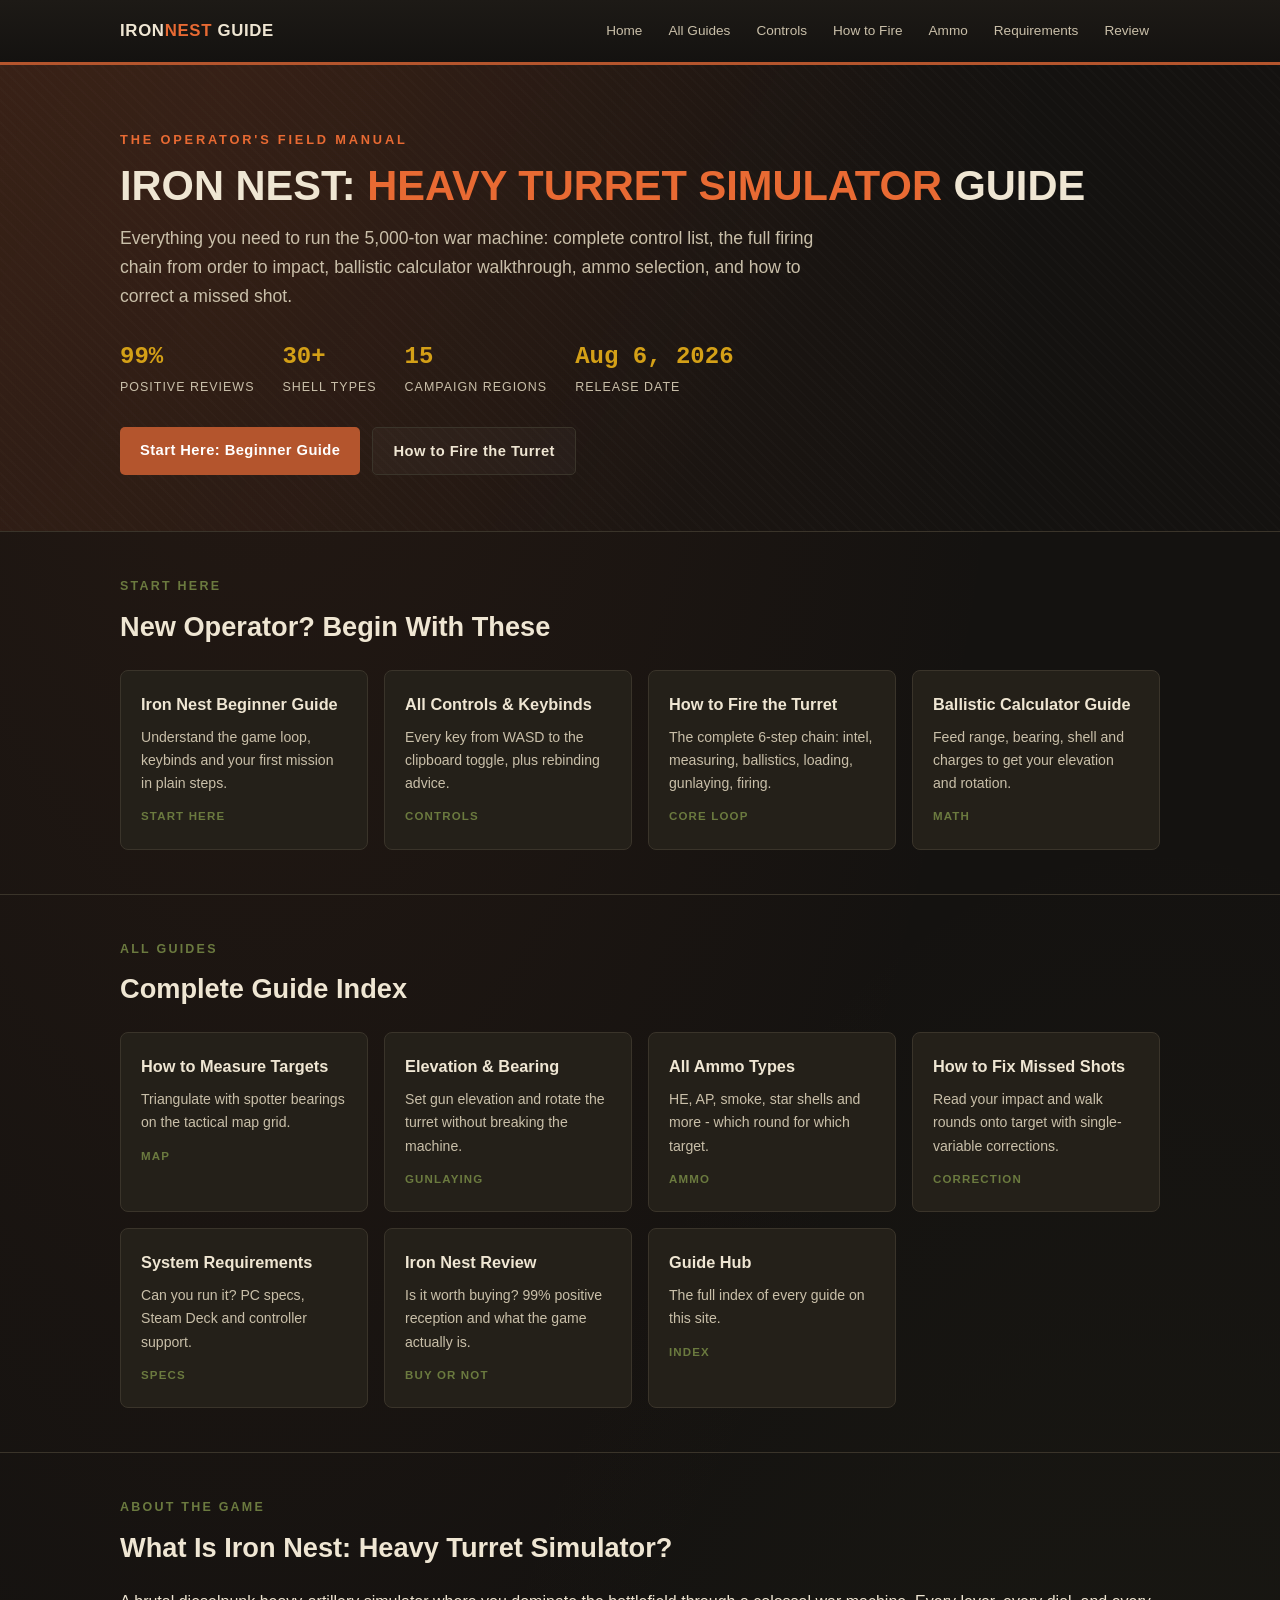
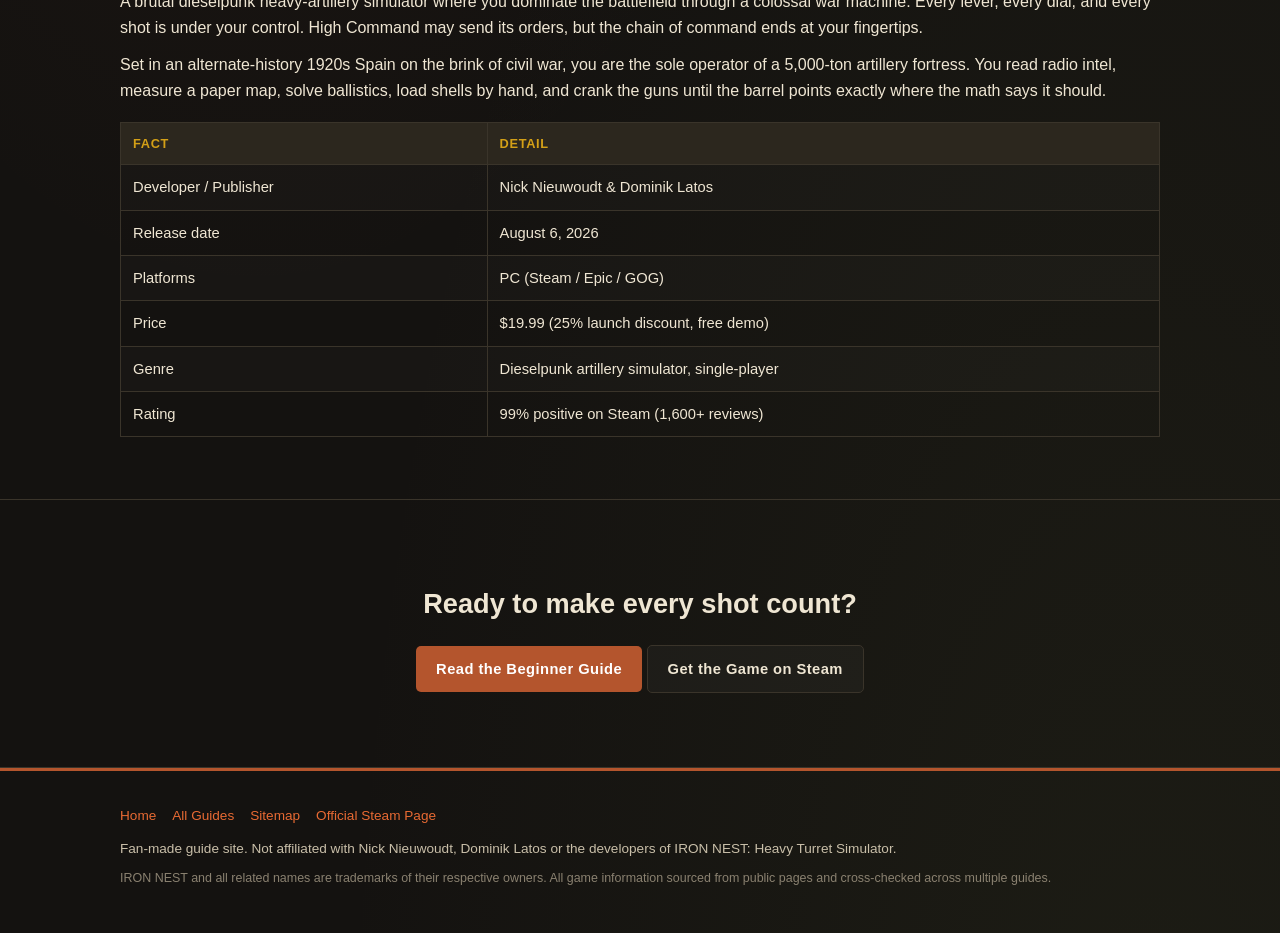
<file: index.html>
<!DOCTYPE html>
<html lang="en">
<head>
  <meta charset="UTF-8">
  <meta name="viewport" content="width=device-width, initial-scale=1.0">
  <title>Iron Nest: Heavy Turret Simulator Guide - Wiki, Controls &amp; Firing Guide</title>
  <meta name="description" content="Complete Iron Nest: Heavy Turret Simulator guide. Learn all controls, the full firing chain, ballistic calculator, ammo types, how to measure targets and fix missed shots.">
  <link rel="stylesheet" href="style.css">
<!-- Google tag (gtag.js) -->
<script async src="https://www.googletagmanager.com/gtag/js?id=G-PZSPF6QG8E"></script>
<script>
  window.dataLayer = window.dataLayer || [];
  function gtag(){dataLayer.push(arguments);}
  gtag('js', new Date());
  gtag('config', 'G-PZSPF6QG8E');
</script>

  <link rel="canonical" href="https://yi-55310.github.io/ironnest-guide/">
</head>
<body>

<header class="site-header">
  <div class="wrap">
    <a class="brand" href="index.html">IRON<span>NEST</span> GUIDE</a>
    <nav class="site-nav">
      <a href="index.html">Home</a>
      <a href="guide.html">All Guides</a>
      <a href="controls.html">Controls</a>
      <a href="how-to-fire.html">How to Fire</a>
      <a href="ammo-types.html">Ammo</a>
      <a href="system-requirements.html">Requirements</a>
      <a href="review.html">Review</a>
    </nav>
  </div>
</header>

<section class="hero">
  <div class="wrap">
    <div class="eyebrow">The Operator's Field Manual</div>
    <h1>IRON NEST: <span class="accent">Heavy Turret Simulator</span> Guide</h1>
    <p class="lead">Everything you need to run the 5,000-ton war machine: complete control list, the full firing chain from order to impact, ballistic calculator walkthrough, ammo selection, and how to correct a missed shot.</p>
    <div class="stats">
      <div class="stat"><div class="num">99%</div><div class="lbl">Positive reviews</div></div>
      <div class="stat"><div class="num">30+</div><div class="lbl">Shell types</div></div>
      <div class="stat"><div class="num">15</div><div class="lbl">Campaign regions</div></div>
      <div class="stat"><div class="num">Aug 6, 2026</div><div class="lbl">Release date</div></div>
    </div>
    <div class="cta-row">
      <a class="btn btn-primary" href="beginner-guide.html">Start Here: Beginner Guide</a>
      <a class="btn btn-ghost" href="how-to-fire.html">How to Fire the Turret</a>
    </div>
  </div>
</section>

<section>
  <div class="wrap">
    <div class="section-label">Start Here</div>
    <h2>New Operator? Begin With These</h2>
    <div class="card-grid">
      <a class="card" href="beginner-guide.html">
        <h3>Iron Nest Beginner Guide</h3>
        <p>Understand the game loop, keybinds and your first mission in plain steps.</p>
        <span class="tag">Start here</span>
      </a>
      <a class="card" href="controls.html">
        <h3>All Controls &amp; Keybinds</h3>
        <p>Every key from WASD to the clipboard toggle, plus rebinding advice.</p>
        <span class="tag">Controls</span>
      </a>
      <a class="card" href="how-to-fire.html">
        <h3>How to Fire the Turret</h3>
        <p>The complete 6-step chain: intel, measuring, ballistics, loading, gunlaying, firing.</p>
        <span class="tag">Core loop</span>
      </a>
      <a class="card" href="ballistic-calculator.html">
        <h3>Ballistic Calculator Guide</h3>
        <p>Feed range, bearing, shell and charges to get your elevation and rotation.</p>
        <span class="tag">Math</span>
      </a>
    </div>
  </div>
</section>

<section>
  <div class="wrap">
    <div class="section-label">All Guides</div>
    <h2>Complete Guide Index</h2>
    <div class="card-grid">
      <a class="card" href="how-to-measure-targets.html"><h3>How to Measure Targets</h3><p>Triangulate with spotter bearings on the tactical map grid.</p><span class="tag">Map</span></a>
      <a class="card" href="elevation-and-bearing.html"><h3>Elevation &amp; Bearing</h3><p>Set gun elevation and rotate the turret without breaking the machine.</p><span class="tag">Gunlaying</span></a>
      <a class="card" href="ammo-types.html"><h3>All Ammo Types</h3><p>HE, AP, smoke, star shells and more - which round for which target.</p><span class="tag">Ammo</span></a>
      <a class="card" href="missed-shots.html"><h3>How to Fix Missed Shots</h3><p>Read your impact and walk rounds onto target with single-variable corrections.</p><span class="tag">Correction</span></a>
      <a class="card" href="system-requirements.html"><h3>System Requirements</h3><p>Can you run it? PC specs, Steam Deck and controller support.</p><span class="tag">Specs</span></a>
      <a class="card" href="review.html"><h3>Iron Nest Review</h3><p>Is it worth buying? 99% positive reception and what the game actually is.</p><span class="tag">Buy or not</span></a>
      <a class="card" href="guide.html"><h3>Guide Hub</h3><p>The full index of every guide on this site.</p><span class="tag">Index</span></a>
    </div>
  </div>
</section>

<section>
  <div class="wrap">
    <div class="section-label">About the Game</div>
    <h2>What Is Iron Nest: Heavy Turret Simulator?</h2>
    <p>A brutal dieselpunk heavy-artillery simulator where you dominate the battlefield through a colossal war machine. Every lever, every dial, and every shot is under your control. High Command may send its orders, but the chain of command ends at your fingertips.</p>
    <p>Set in an alternate-history 1920s Spain on the brink of civil war, you are the sole operator of a 5,000-ton artillery fortress. You read radio intel, measure a paper map, solve ballistics, load shells by hand, and crank the guns until the barrel points exactly where the math says it should.</p>
    <table>
      <tr><th>Fact</th><th>Detail</th></tr>
      <tr><td>Developer / Publisher</td><td>Nick Nieuwoudt &amp; Dominik Latos</td></tr>
      <tr><td>Release date</td><td>August 6, 2026</td></tr>
      <tr><td>Platforms</td><td>PC (Steam / Epic / GOG)</td></tr>
      <tr><td>Price</td><td>$19.99 (25% launch discount, free demo)</td></tr>
      <tr><td>Genre</td><td>Dieselpunk artillery simulator, single-player</td></tr>
      <tr><td>Rating</td><td>99% positive on Steam (1,600+ reviews)</td></tr>
    </table>
  </div>
</section>

<section>
  <div class="wrap" style="text-align:center; padding: 30px 0;">
    <h2>Ready to make every shot count?</h2>
    <div class="cta-row" style="justify-content:center;">
      <a class="btn btn-primary" href="beginner-guide.html">Read the Beginner Guide</a>
      <a class="btn btn-ghost" href="https://store.steampowered.com/app/2950790/" target="_blank" rel="noopener">Get the Game on Steam</a>
    </div>
  </div>
</section>

<footer class="site-footer">
  <div class="wrap">
    <div class="links">
      <a href="index.html">Home</a>
      <a href="guide.html">All Guides</a>
      <a href="sitemap.xml">Sitemap</a>
      <a href="https://store.steampowered.com/app/2950790/" target="_blank" rel="noopener">Official Steam Page</a>
    </div>
    <p>Fan-made guide site. Not affiliated with Nick Nieuwoudt, Dominik Latos or the developers of IRON NEST: Heavy Turret Simulator.</p>
    <p class="disclaimer">IRON NEST and all related names are trademarks of their respective owners. All game information sourced from public pages and cross-checked across multiple guides.</p>
  </div>
</footer>

</body>
</html>
</file>
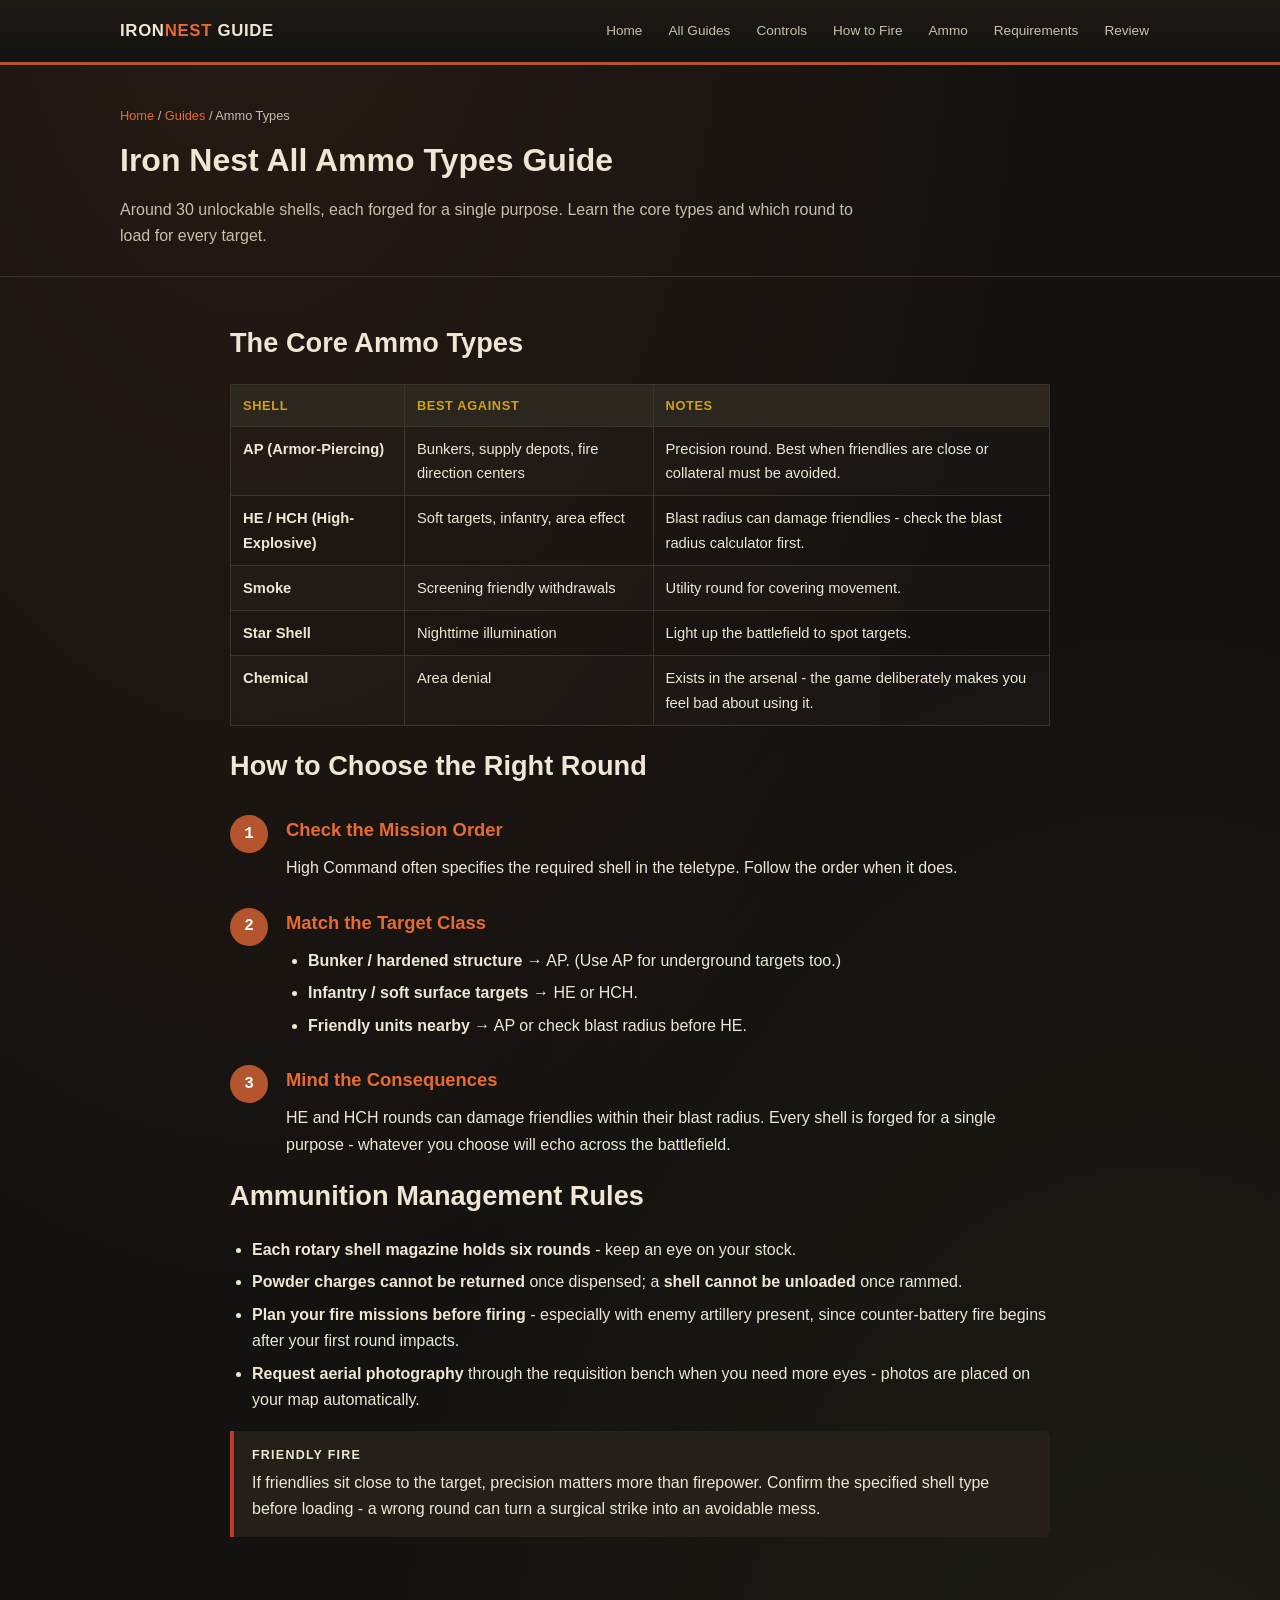
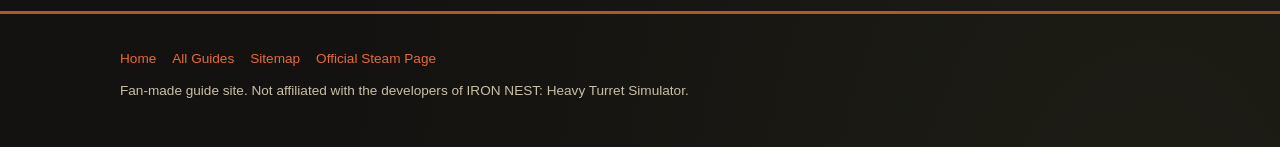
<file: ammo-types.html>
<!DOCTYPE html>
<html lang="en">
<head>
  <meta charset="UTF-8">
  <meta name="viewport" content="width=device-width, initial-scale=1.0">
  <title>Iron Nest All Ammo Types Guide - Which Shell to Use</title>
  <meta name="description" content="All Iron Nest: Heavy Turret Simulator ammo types explained: AP for bunkers, HE for soft targets, smoke, star shells and chemical rounds - and when to load each.">
  <link rel="stylesheet" href="style.css">
<!-- Google tag (gtag.js) -->
<script async src="https://www.googletagmanager.com/gtag/js?id=G-PZSPF6QG8E"></script>
<script>
  window.dataLayer = window.dataLayer || [];
  function gtag(){dataLayer.push(arguments);}
  gtag('js', new Date());
  gtag('config', 'G-PZSPF6QG8E');
</script>

</head>
<body>

<header class="site-header">
  <div class="wrap">
    <a class="brand" href="index.html">IRON<span>NEST</span> GUIDE</a>
    <nav class="site-nav">
      <a href="index.html">Home</a>
      <a href="guide.html">All Guides</a>
      <a href="controls.html">Controls</a>
      <a href="how-to-fire.html">How to Fire</a>
      <a href="ammo-types.html">Ammo</a>
      <a href="system-requirements.html">Requirements</a>
      <a href="review.html">Review</a>
    </nav>
  </div>
</header>

<section class="page-hero">
  <div class="wrap">
    <p class="crumb"><a href="index.html">Home</a> / <a href="guide.html">Guides</a> / Ammo Types</p>
    <h1>Iron Nest All Ammo Types Guide</h1>
    <p>Around 30 unlockable shells, each forged for a single purpose. Learn the core types and which round to load for every target.</p>
  </div>
</section>

<article>
  <div class="wrap">

    <h2>The Core Ammo Types</h2>
    <table>
      <tr><th>Shell</th><th>Best Against</th><th>Notes</th></tr>
      <tr><td><strong>AP (Armor-Piercing)</strong></td><td>Bunkers, supply depots, fire direction centers</td><td>Precision round. Best when friendlies are close or collateral must be avoided.</td></tr>
      <tr><td><strong>HE / HCH (High-Explosive)</strong></td><td>Soft targets, infantry, area effect</td><td>Blast radius can damage friendlies - check the blast radius calculator first.</td></tr>
      <tr><td><strong>Smoke</strong></td><td>Screening friendly withdrawals</td><td>Utility round for covering movement.</td></tr>
      <tr><td><strong>Star Shell</strong></td><td>Nighttime illumination</td><td>Light up the battlefield to spot targets.</td></tr>
      <tr><td><strong>Chemical</strong></td><td>Area denial</td><td>Exists in the arsenal - the game deliberately makes you feel bad about using it.</td></tr>
    </table>

    <h2>How to Choose the Right Round</h2>
    <div class="step">
      <div class="step-num">1</div>
      <h3>Check the Mission Order</h3>
      <p>High Command often specifies the required shell in the teletype. Follow the order when it does.</p>
    </div>
    <div class="step">
      <div class="step-num">2</div>
      <h3>Match the Target Class</h3>
      <ul>
        <li><strong>Bunker / hardened structure</strong> &rarr; AP. (Use AP for underground targets too.)</li>
        <li><strong>Infantry / soft surface targets</strong> &rarr; HE or HCH.</li>
        <li><strong>Friendly units nearby</strong> &rarr; AP or check blast radius before HE.</li>
      </ul>
    </div>
    <div class="step">
      <div class="step-num">3</div>
      <h3>Mind the Consequences</h3>
      <p>HE and HCH rounds can damage friendlies within their blast radius. Every shell is forged for a single purpose - whatever you choose will echo across the battlefield.</p>
    </div>

    <h2>Ammunition Management Rules</h2>
    <ul>
      <li><strong>Each rotary shell magazine holds six rounds</strong> - keep an eye on your stock.</li>
      <li><strong>Powder charges cannot be returned</strong> once dispensed; a <strong>shell cannot be unloaded</strong> once rammed.</li>
      <li><strong>Plan your fire missions before firing</strong> - especially with enemy artillery present, since counter-battery fire begins after your first round impacts.</li>
      <li><strong>Request aerial photography</strong> through the requisition bench when you need more eyes - photos are placed on your map automatically.</li>
    </ul>

    <div class="callout warn">
      <div class="callout-title">Friendly Fire</div>
      If friendlies sit close to the target, precision matters more than firepower. Confirm the specified shell type before loading - a wrong round can turn a surgical strike into an avoidable mess.
    </div>

  </div>
</article>

<footer class="site-footer">
  <div class="wrap">
    <div class="links">
      <a href="index.html">Home</a>
      <a href="guide.html">All Guides</a>
      <a href="sitemap.xml">Sitemap</a>
      <a href="https://store.steampowered.com/app/2950790/" target="_blank" rel="noopener">Official Steam Page</a>
    </div>
    <p>Fan-made guide site. Not affiliated with the developers of IRON NEST: Heavy Turret Simulator.</p>
  </div>
</footer>

</body>
</html>
</file>
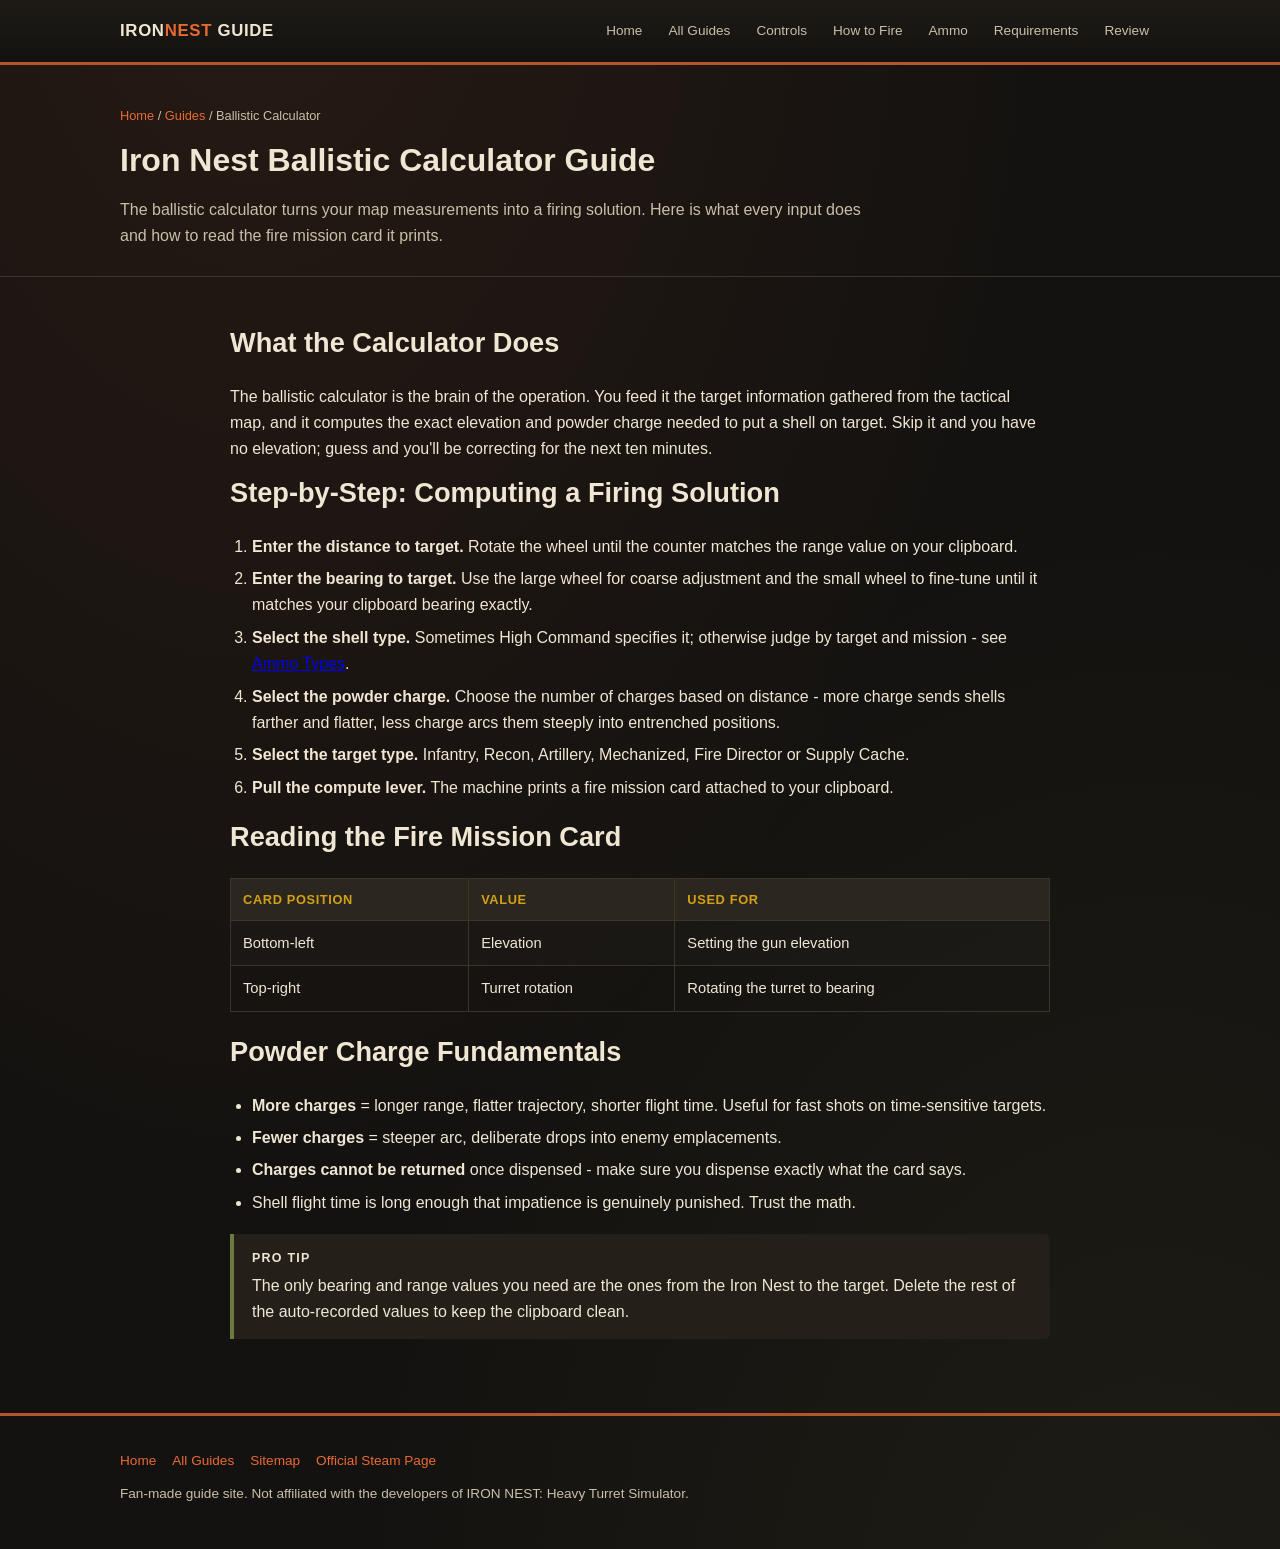
<file: ballistic-calculator.html>
<!DOCTYPE html>
<html lang="en">
<head>
  <meta charset="UTF-8">
  <meta name="viewport" content="width=device-width, initial-scale=1.0">
  <title>Iron Nest Ballistic Calculator Guide - How to Compute Firing Solutions</title>
  <meta name="description" content="How to use the Iron Nest ballistic calculator: enter distance and bearing, pick shell type and powder charges, and read the elevation and rotation from the fire mission card.">
  <link rel="stylesheet" href="style.css">
<!-- Google tag (gtag.js) -->
<script async src="https://www.googletagmanager.com/gtag/js?id=G-PZSPF6QG8E"></script>
<script>
  window.dataLayer = window.dataLayer || [];
  function gtag(){dataLayer.push(arguments);}
  gtag('js', new Date());
  gtag('config', 'G-PZSPF6QG8E');
</script>

</head>
<body>

<header class="site-header">
  <div class="wrap">
    <a class="brand" href="index.html">IRON<span>NEST</span> GUIDE</a>
    <nav class="site-nav">
      <a href="index.html">Home</a>
      <a href="guide.html">All Guides</a>
      <a href="controls.html">Controls</a>
      <a href="how-to-fire.html">How to Fire</a>
      <a href="ammo-types.html">Ammo</a>
      <a href="system-requirements.html">Requirements</a>
      <a href="review.html">Review</a>
    </nav>
  </div>
</header>

<section class="page-hero">
  <div class="wrap">
    <p class="crumb"><a href="index.html">Home</a> / <a href="guide.html">Guides</a> / Ballistic Calculator</p>
    <h1>Iron Nest Ballistic Calculator Guide</h1>
    <p>The ballistic calculator turns your map measurements into a firing solution. Here is what every input does and how to read the fire mission card it prints.</p>
  </div>
</section>

<article>
  <div class="wrap">

    <h2>What the Calculator Does</h2>
    <p>The ballistic calculator is the brain of the operation. You feed it the target information gathered from the tactical map, and it computes the exact elevation and powder charge needed to put a shell on target. Skip it and you have no elevation; guess and you'll be correcting for the next ten minutes.</p>

    <h2>Step-by-Step: Computing a Firing Solution</h2>
    <ol>
      <li><strong>Enter the distance to target.</strong> Rotate the wheel until the counter matches the range value on your clipboard.</li>
      <li><strong>Enter the bearing to target.</strong> Use the large wheel for coarse adjustment and the small wheel to fine-tune until it matches your clipboard bearing exactly.</li>
      <li><strong>Select the shell type.</strong> Sometimes High Command specifies it; otherwise judge by target and mission - see <a href="ammo-types.html">Ammo Types</a>.</li>
      <li><strong>Select the powder charge.</strong> Choose the number of charges based on distance - more charge sends shells farther and flatter, less charge arcs them steeply into entrenched positions.</li>
      <li><strong>Select the target type.</strong> Infantry, Recon, Artillery, Mechanized, Fire Director or Supply Cache.</li>
      <li><strong>Pull the compute lever.</strong> The machine prints a fire mission card attached to your clipboard.</li>
    </ol>

    <h2>Reading the Fire Mission Card</h2>
    <table>
      <tr><th>Card Position</th><th>Value</th><th>Used For</th></tr>
      <tr><td>Bottom-left</td><td>Elevation</td><td>Setting the gun elevation</td></tr>
      <tr><td>Top-right</td><td>Turret rotation</td><td>Rotating the turret to bearing</td></tr>
    </table>

    <h2>Powder Charge Fundamentals</h2>
    <ul>
      <li><strong>More charges</strong> = longer range, flatter trajectory, shorter flight time. Useful for fast shots on time-sensitive targets.</li>
      <li><strong>Fewer charges</strong> = steeper arc, deliberate drops into enemy emplacements.</li>
      <li><strong>Charges cannot be returned</strong> once dispensed - make sure you dispense exactly what the card says.</li>
      <li>Shell flight time is long enough that impatience is genuinely punished. Trust the math.</li>
    </ul>

    <div class="callout tip">
      <div class="callout-title">Pro Tip</div>
      The only bearing and range values you need are the ones from the Iron Nest to the target. Delete the rest of the auto-recorded values to keep the clipboard clean.
    </div>

  </div>
</article>

<footer class="site-footer">
  <div class="wrap">
    <div class="links">
      <a href="index.html">Home</a>
      <a href="guide.html">All Guides</a>
      <a href="sitemap.xml">Sitemap</a>
      <a href="https://store.steampowered.com/app/2950790/" target="_blank" rel="noopener">Official Steam Page</a>
    </div>
    <p>Fan-made guide site. Not affiliated with the developers of IRON NEST: Heavy Turret Simulator.</p>
  </div>
</footer>

</body>
</html>
</file>
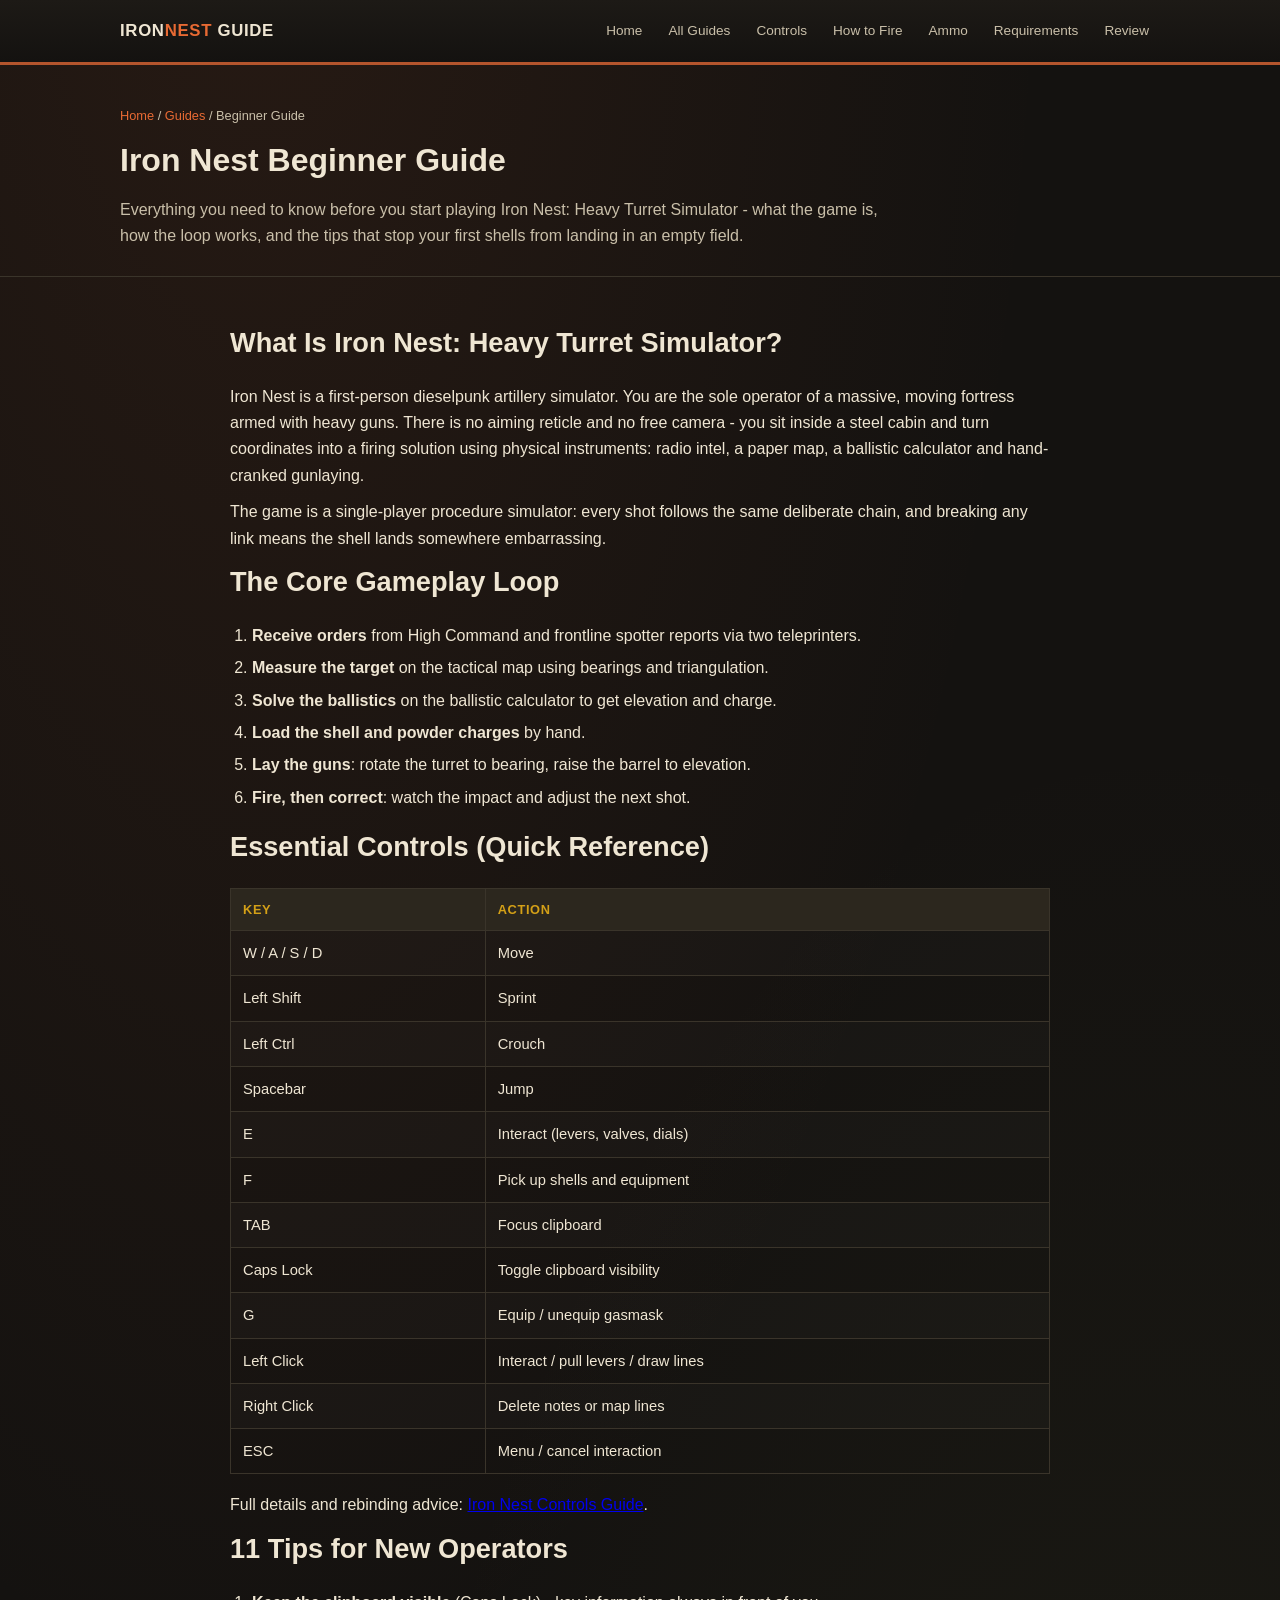
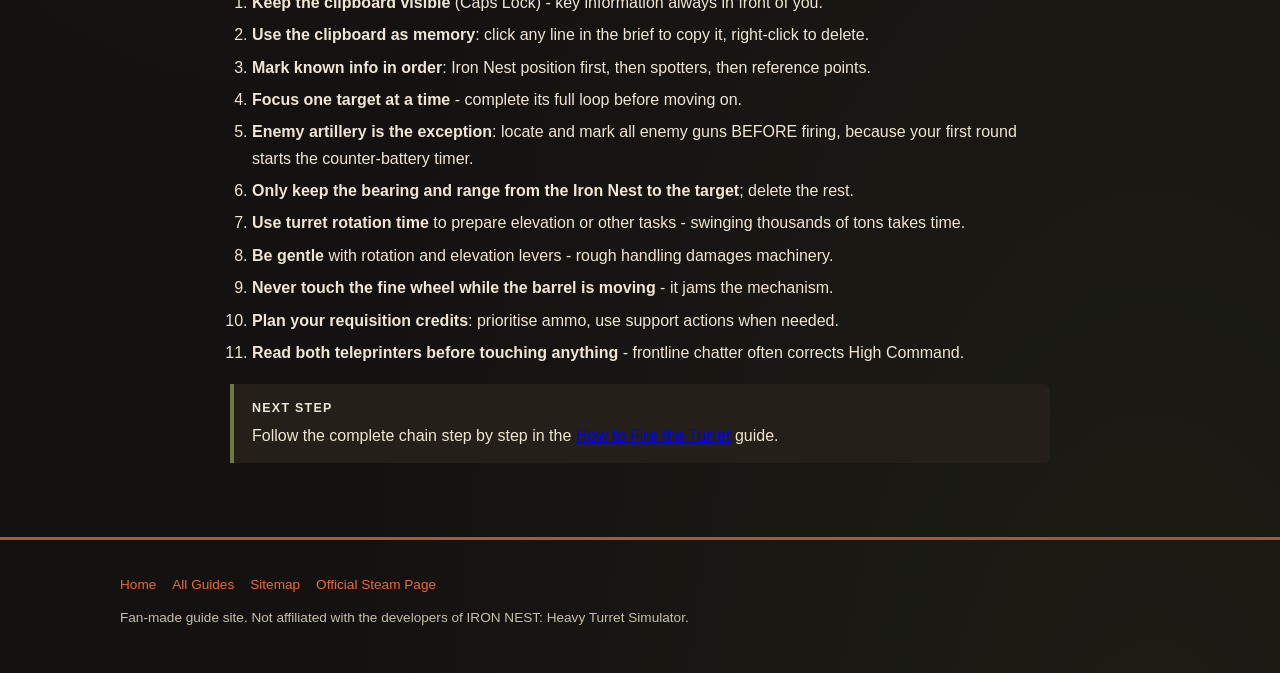
<file: beginner-guide.html>
<!DOCTYPE html>
<html lang="en">
<head>
  <meta charset="UTF-8">
  <meta name="viewport" content="width=device-width, initial-scale=1.0">
  <title>Iron Nest Beginner Guide - How to Play Heavy Turret Simulator</title>
  <meta name="description" content="New to Iron Nest: Heavy Turret Simulator? Learn the core gameplay loop, essential controls and 11 pro tips to run the 5,000-ton turret without blowing yourself up.">
  <link rel="stylesheet" href="style.css">
<!-- Google tag (gtag.js) -->
<script async src="https://www.googletagmanager.com/gtag/js?id=G-PZSPF6QG8E"></script>
<script>
  window.dataLayer = window.dataLayer || [];
  function gtag(){dataLayer.push(arguments);}
  gtag('js', new Date());
  gtag('config', 'G-PZSPF6QG8E');
</script>

</head>
<body>

<header class="site-header">
  <div class="wrap">
    <a class="brand" href="index.html">IRON<span>NEST</span> GUIDE</a>
    <nav class="site-nav">
      <a href="index.html">Home</a>
      <a href="guide.html">All Guides</a>
      <a href="controls.html">Controls</a>
      <a href="how-to-fire.html">How to Fire</a>
      <a href="ammo-types.html">Ammo</a>
      <a href="system-requirements.html">Requirements</a>
      <a href="review.html">Review</a>
    </nav>
  </div>
</header>

<section class="page-hero">
  <div class="wrap">
    <p class="crumb"><a href="index.html">Home</a> / <a href="guide.html">Guides</a> / Beginner Guide</p>
    <h1>Iron Nest Beginner Guide</h1>
    <p>Everything you need to know before you start playing Iron Nest: Heavy Turret Simulator - what the game is, how the loop works, and the tips that stop your first shells from landing in an empty field.</p>
  </div>
</section>

<article>
  <div class="wrap">

    <h2>What Is Iron Nest: Heavy Turret Simulator?</h2>
    <p>Iron Nest is a first-person dieselpunk artillery simulator. You are the sole operator of a massive, moving fortress armed with heavy guns. There is no aiming reticle and no free camera - you sit inside a steel cabin and turn coordinates into a firing solution using physical instruments: radio intel, a paper map, a ballistic calculator and hand-cranked gunlaying.</p>
    <p>The game is a single-player procedure simulator: every shot follows the same deliberate chain, and breaking any link means the shell lands somewhere embarrassing.</p>

    <h2>The Core Gameplay Loop</h2>
    <ol>
      <li><strong>Receive orders</strong> from High Command and frontline spotter reports via two teleprinters.</li>
      <li><strong>Measure the target</strong> on the tactical map using bearings and triangulation.</li>
      <li><strong>Solve the ballistics</strong> on the ballistic calculator to get elevation and charge.</li>
      <li><strong>Load the shell and powder charges</strong> by hand.</li>
      <li><strong>Lay the guns</strong>: rotate the turret to bearing, raise the barrel to elevation.</li>
      <li><strong>Fire, then correct</strong>: watch the impact and adjust the next shot.</li>
    </ol>

    <h2>Essential Controls (Quick Reference)</h2>
    <table>
      <tr><th>Key</th><th>Action</th></tr>
      <tr><td>W / A / S / D</td><td>Move</td></tr>
      <tr><td>Left Shift</td><td>Sprint</td></tr>
      <tr><td>Left Ctrl</td><td>Crouch</td></tr>
      <tr><td>Spacebar</td><td>Jump</td></tr>
      <tr><td>E</td><td>Interact (levers, valves, dials)</td></tr>
      <tr><td>F</td><td>Pick up shells and equipment</td></tr>
      <tr><td>TAB</td><td>Focus clipboard</td></tr>
      <tr><td>Caps Lock</td><td>Toggle clipboard visibility</td></tr>
      <tr><td>G</td><td>Equip / unequip gasmask</td></tr>
      <tr><td>Left Click</td><td>Interact / pull levers / draw lines</td></tr>
      <tr><td>Right Click</td><td>Delete notes or map lines</td></tr>
      <tr><td>ESC</td><td>Menu / cancel interaction</td></tr>
    </table>
    <p>Full details and rebinding advice: <a href="controls.html">Iron Nest Controls Guide</a>.</p>

    <h2>11 Tips for New Operators</h2>
    <ol>
      <li><strong>Keep the clipboard visible</strong> (Caps Lock) - key information always in front of you.</li>
      <li><strong>Use the clipboard as memory</strong>: click any line in the brief to copy it, right-click to delete.</li>
      <li><strong>Mark known info in order</strong>: Iron Nest position first, then spotters, then reference points.</li>
      <li><strong>Focus one target at a time</strong> - complete its full loop before moving on.</li>
      <li><strong>Enemy artillery is the exception</strong>: locate and mark all enemy guns BEFORE firing, because your first round starts the counter-battery timer.</li>
      <li><strong>Only keep the bearing and range from the Iron Nest to the target</strong>; delete the rest.</li>
      <li><strong>Use turret rotation time</strong> to prepare elevation or other tasks - swinging thousands of tons takes time.</li>
      <li><strong>Be gentle</strong> with rotation and elevation levers - rough handling damages machinery.</li>
      <li><strong>Never touch the fine wheel while the barrel is moving</strong> - it jams the mechanism.</li>
      <li><strong>Plan your requisition credits</strong>: prioritise ammo, use support actions when needed.</li>
      <li><strong>Read both teleprinters before touching anything</strong> - frontline chatter often corrects High Command.</li>
    </ol>

    <div class="callout tip">
      <div class="callout-title">Next Step</div>
      Follow the complete chain step by step in the <a href="how-to-fire.html">How to Fire the Turret</a> guide.
    </div>

  </div>
</article>

<footer class="site-footer">
  <div class="wrap">
    <div class="links">
      <a href="index.html">Home</a>
      <a href="guide.html">All Guides</a>
      <a href="sitemap.xml">Sitemap</a>
      <a href="https://store.steampowered.com/app/2950790/" target="_blank" rel="noopener">Official Steam Page</a>
    </div>
    <p>Fan-made guide site. Not affiliated with the developers of IRON NEST: Heavy Turret Simulator.</p>
  </div>
</footer>

</body>
</html>
</file>
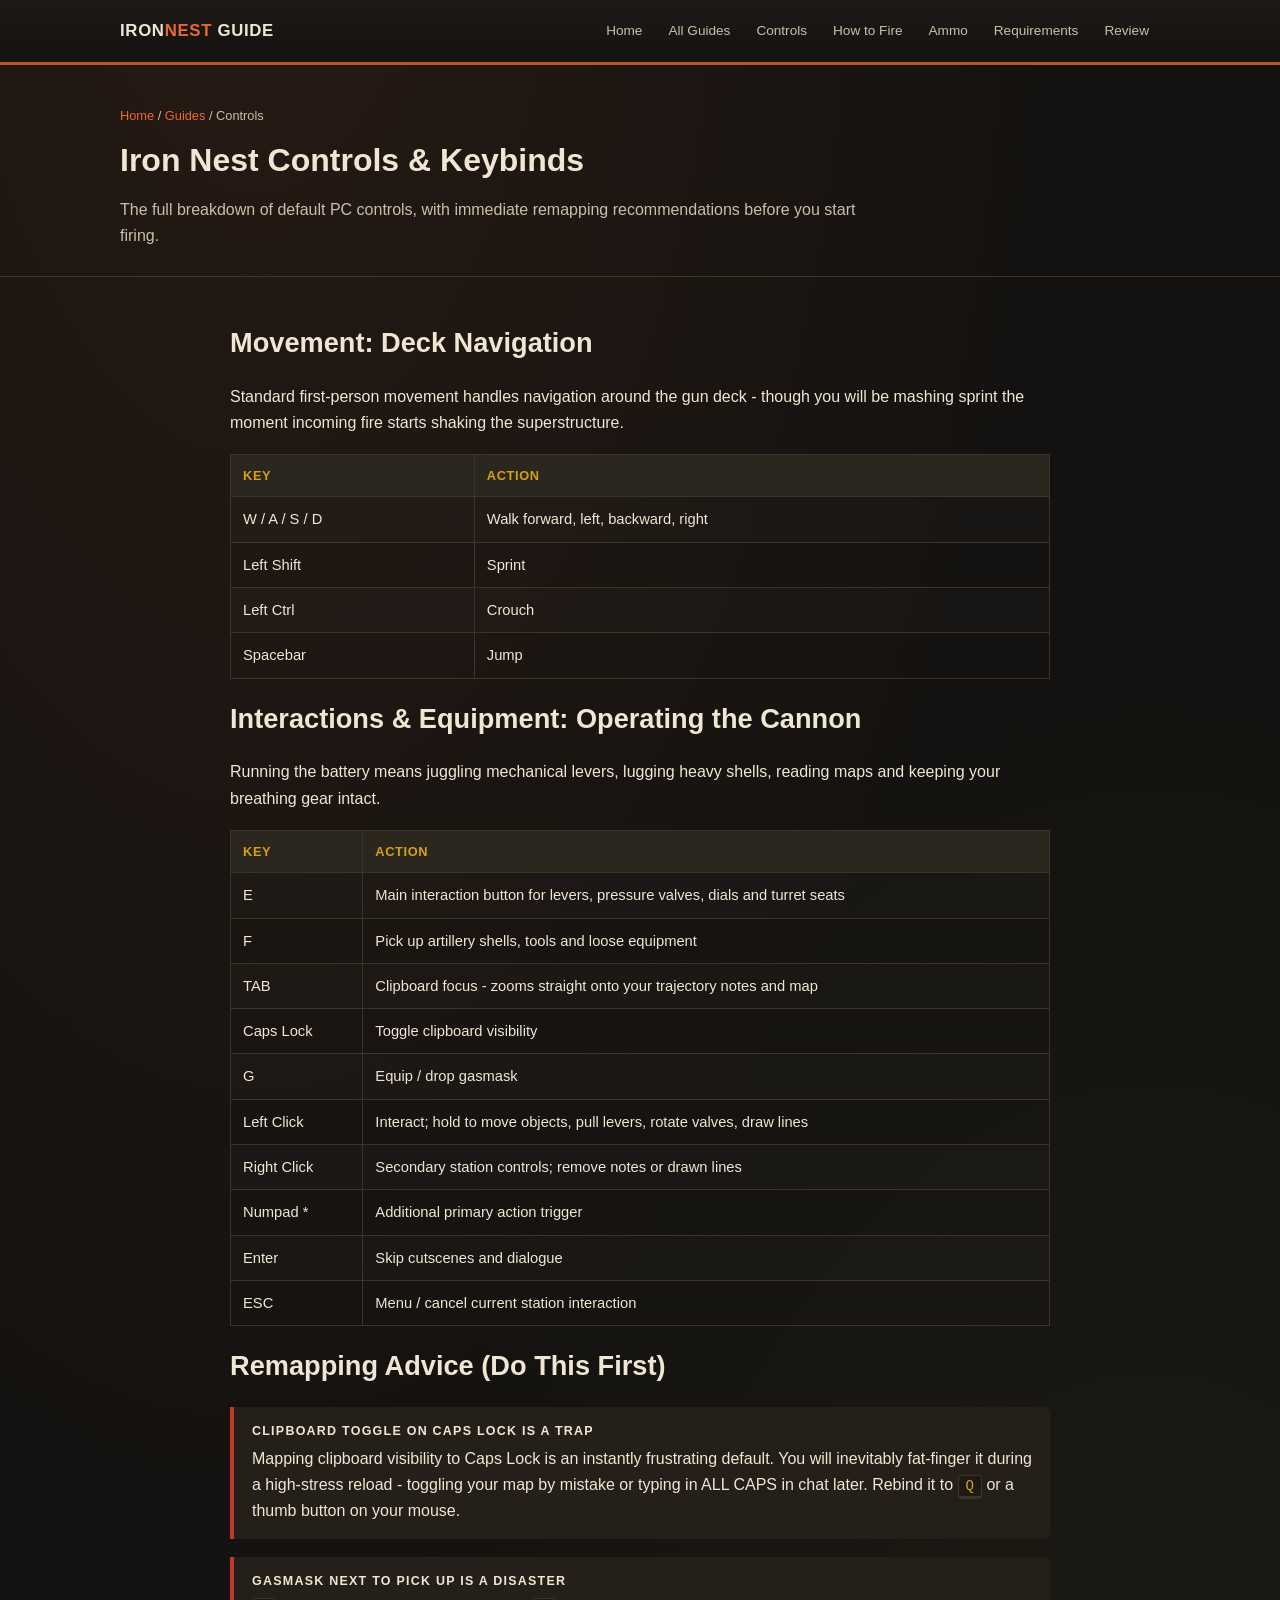
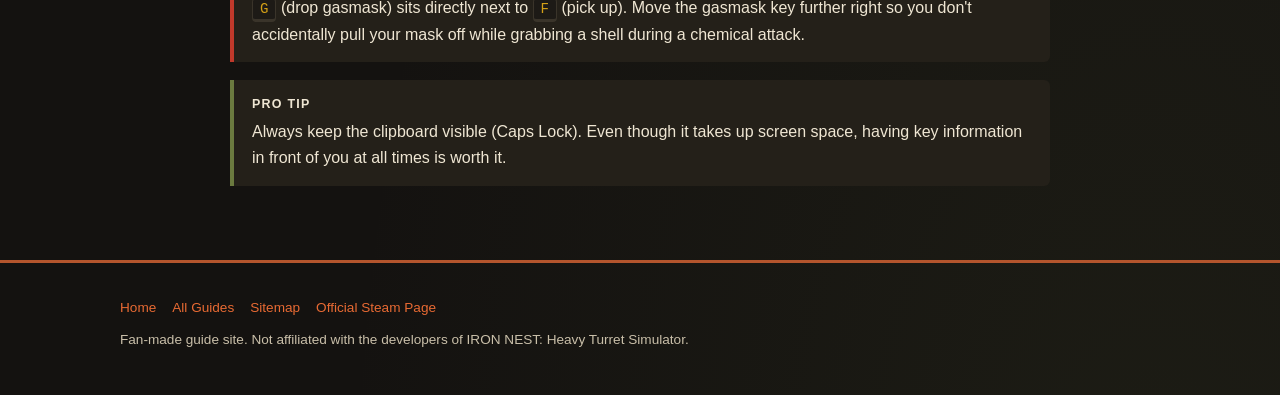
<file: controls.html>
<!DOCTYPE html>
<html lang="en">
<head>
  <meta charset="UTF-8">
  <meta name="viewport" content="width=device-width, initial-scale=1.0">
  <title>Iron Nest Controls &amp; Keybinds - Full PC Control Guide</title>
  <meta name="description" content="Every Iron Nest: Heavy Turret Simulator PC control and keybind explained, plus remapping advice to avoid fat-fingering the clipboard and gasmask keys.">
  <link rel="stylesheet" href="style.css">
<!-- Google tag (gtag.js) -->
<script async src="https://www.googletagmanager.com/gtag/js?id=G-PZSPF6QG8E"></script>
<script>
  window.dataLayer = window.dataLayer || [];
  function gtag(){dataLayer.push(arguments);}
  gtag('js', new Date());
  gtag('config', 'G-PZSPF6QG8E');
</script>

</head>
<body>

<header class="site-header">
  <div class="wrap">
    <a class="brand" href="index.html">IRON<span>NEST</span> GUIDE</a>
    <nav class="site-nav">
      <a href="index.html">Home</a>
      <a href="guide.html">All Guides</a>
      <a href="controls.html">Controls</a>
      <a href="how-to-fire.html">How to Fire</a>
      <a href="ammo-types.html">Ammo</a>
      <a href="system-requirements.html">Requirements</a>
      <a href="review.html">Review</a>
    </nav>
  </div>
</header>

<section class="page-hero">
  <div class="wrap">
    <p class="crumb"><a href="index.html">Home</a> / <a href="guide.html">Guides</a> / Controls</p>
    <h1>Iron Nest Controls &amp; Keybinds</h1>
    <p>The full breakdown of default PC controls, with immediate remapping recommendations before you start firing.</p>
  </div>
</section>

<article>
  <div class="wrap">

    <h2>Movement: Deck Navigation</h2>
    <p>Standard first-person movement handles navigation around the gun deck - though you will be mashing sprint the moment incoming fire starts shaking the superstructure.</p>
    <table>
      <tr><th>Key</th><th>Action</th></tr>
      <tr><td>W / A / S / D</td><td>Walk forward, left, backward, right</td></tr>
      <tr><td>Left Shift</td><td>Sprint</td></tr>
      <tr><td>Left Ctrl</td><td>Crouch</td></tr>
      <tr><td>Spacebar</td><td>Jump</td></tr>
    </table>

    <h2>Interactions &amp; Equipment: Operating the Cannon</h2>
    <p>Running the battery means juggling mechanical levers, lugging heavy shells, reading maps and keeping your breathing gear intact.</p>
    <table>
      <tr><th>Key</th><th>Action</th></tr>
      <tr><td>E</td><td>Main interaction button for levers, pressure valves, dials and turret seats</td></tr>
      <tr><td>F</td><td>Pick up artillery shells, tools and loose equipment</td></tr>
      <tr><td>TAB</td><td>Clipboard focus - zooms straight onto your trajectory notes and map</td></tr>
      <tr><td>Caps Lock</td><td>Toggle clipboard visibility</td></tr>
      <tr><td>G</td><td>Equip / drop gasmask</td></tr>
      <tr><td>Left Click</td><td>Interact; hold to move objects, pull levers, rotate valves, draw lines</td></tr>
      <tr><td>Right Click</td><td>Secondary station controls; remove notes or drawn lines</td></tr>
      <tr><td>Numpad *</td><td>Additional primary action trigger</td></tr>
      <tr><td>Enter</td><td>Skip cutscenes and dialogue</td></tr>
      <tr><td>ESC</td><td>Menu / cancel current station interaction</td></tr>
    </table>

    <h2>Remapping Advice (Do This First)</h2>
    <div class="callout warn">
      <div class="callout-title">Clipboard Toggle on Caps Lock is a Trap</div>
      <p>Mapping clipboard visibility to Caps Lock is an instantly frustrating default. You will inevitably fat-finger it during a high-stress reload - toggling your map by mistake or typing in ALL CAPS in chat later. Rebind it to <kbd>Q</kbd> or a thumb button on your mouse.</p>
    </div>
    <div class="callout warn">
      <div class="callout-title">Gasmask Next to Pick Up is a Disaster</div>
      <p><kbd>G</kbd> (drop gasmask) sits directly next to <kbd>F</kbd> (pick up). Move the gasmask key further right so you don't accidentally pull your mask off while grabbing a shell during a chemical attack.</p>
    </div>

    <div class="callout tip">
      <div class="callout-title">Pro Tip</div>
      Always keep the clipboard visible (Caps Lock). Even though it takes up screen space, having key information in front of you at all times is worth it.
    </div>

  </div>
</article>

<footer class="site-footer">
  <div class="wrap">
    <div class="links">
      <a href="index.html">Home</a>
      <a href="guide.html">All Guides</a>
      <a href="sitemap.xml">Sitemap</a>
      <a href="https://store.steampowered.com/app/2950790/" target="_blank" rel="noopener">Official Steam Page</a>
    </div>
    <p>Fan-made guide site. Not affiliated with the developers of IRON NEST: Heavy Turret Simulator.</p>
  </div>
</footer>

</body>
</html>
</file>
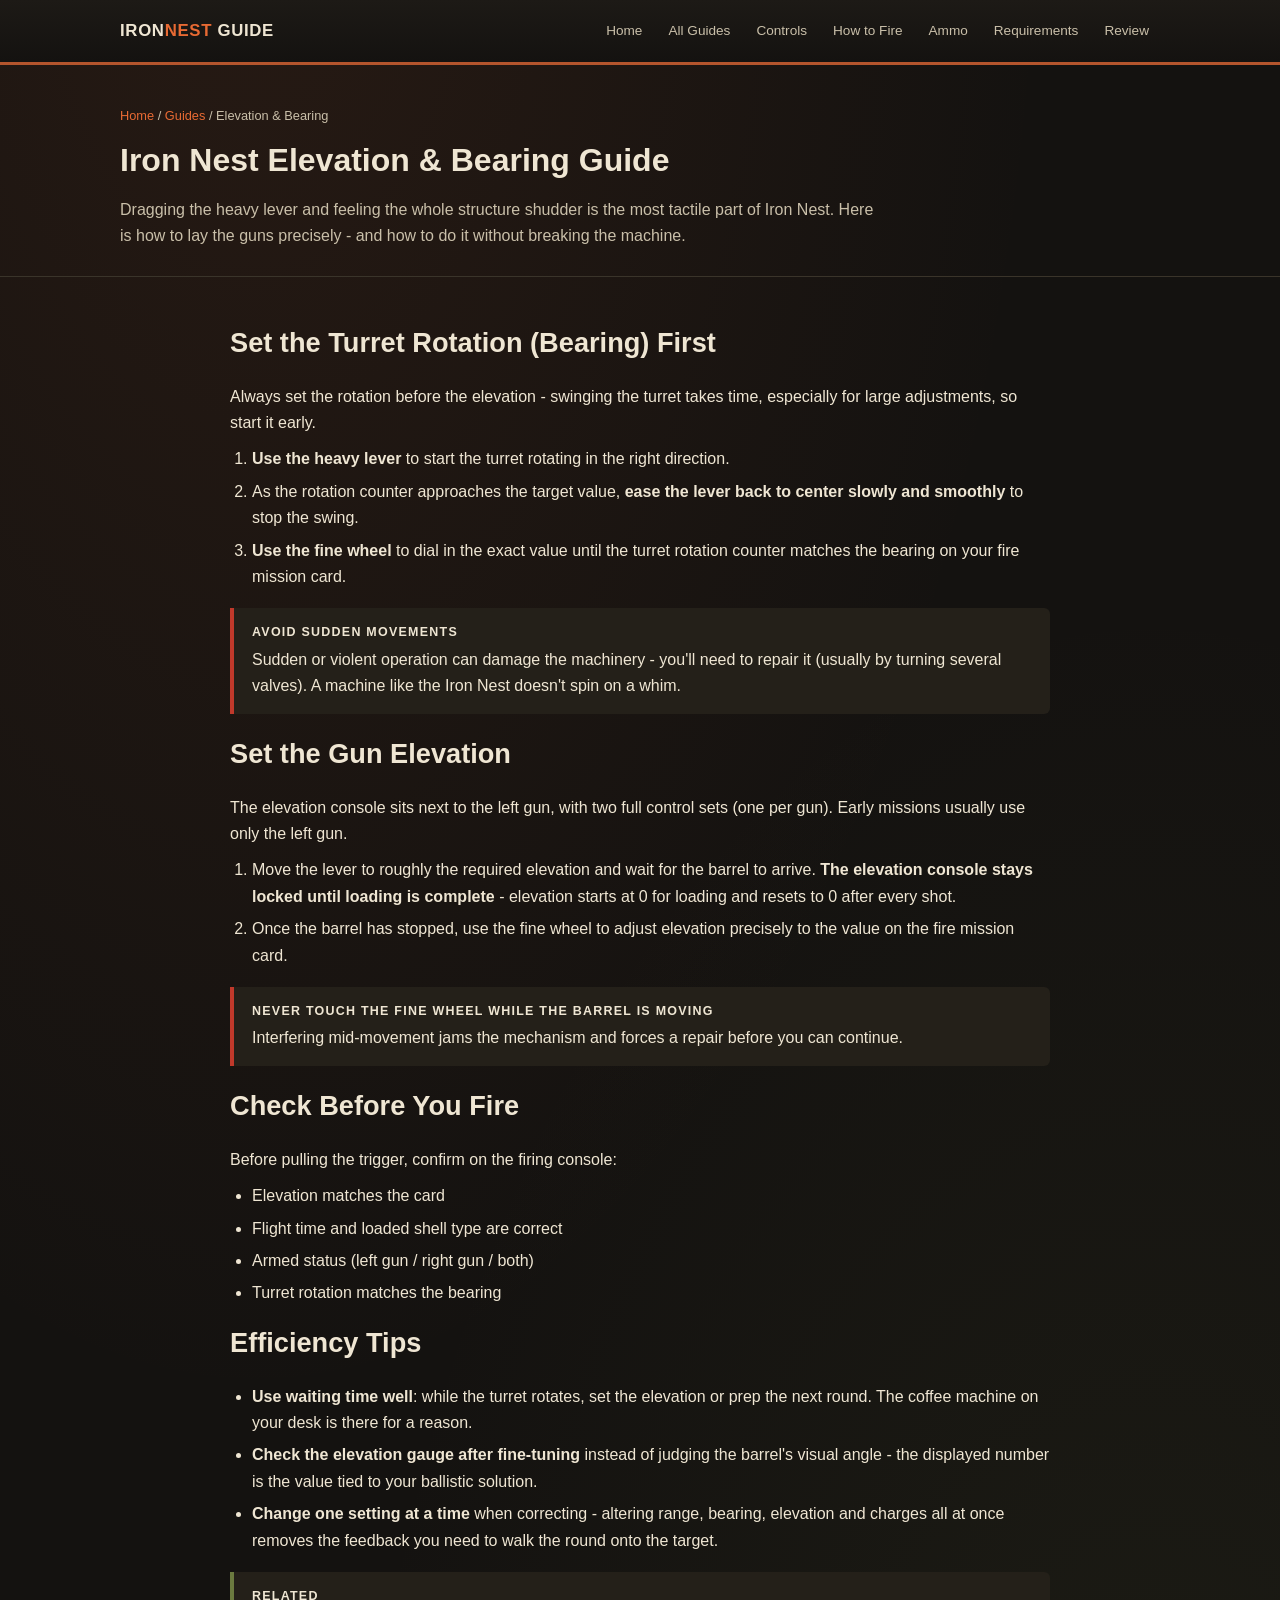
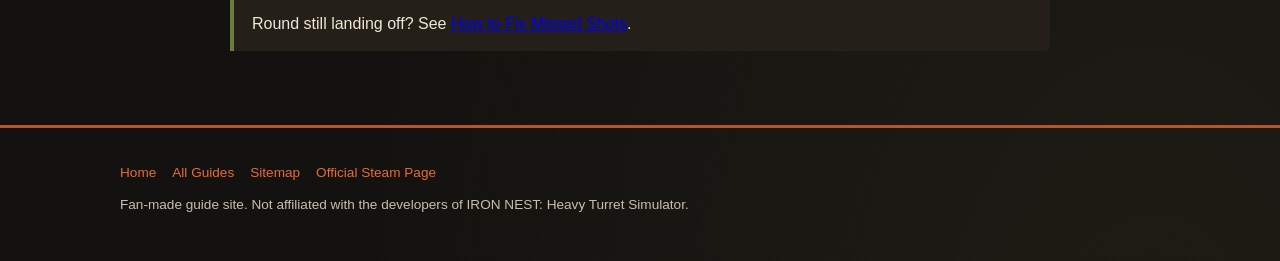
<file: elevation-and-bearing.html>
<!DOCTYPE html>
<html lang="en">
<head>
  <meta charset="UTF-8">
  <meta name="viewport" content="width=device-width, initial-scale=1.0">
  <title>Iron Nest Elevation &amp; Bearing Guide - How to Aim the Guns</title>
  <meta name="description" content="How to aim the Iron Nest guns: set turret rotation to bearing with the fast lever and fine wheel, then match gun elevation - without damaging the machinery.">
  <link rel="stylesheet" href="style.css">
<!-- Google tag (gtag.js) -->
<script async src="https://www.googletagmanager.com/gtag/js?id=G-PZSPF6QG8E"></script>
<script>
  window.dataLayer = window.dataLayer || [];
  function gtag(){dataLayer.push(arguments);}
  gtag('js', new Date());
  gtag('config', 'G-PZSPF6QG8E');
</script>

</head>
<body>

<header class="site-header">
  <div class="wrap">
    <a class="brand" href="index.html">IRON<span>NEST</span> GUIDE</a>
    <nav class="site-nav">
      <a href="index.html">Home</a>
      <a href="guide.html">All Guides</a>
      <a href="controls.html">Controls</a>
      <a href="how-to-fire.html">How to Fire</a>
      <a href="ammo-types.html">Ammo</a>
      <a href="system-requirements.html">Requirements</a>
      <a href="review.html">Review</a>
    </nav>
  </div>
</header>

<section class="page-hero">
  <div class="wrap">
    <p class="crumb"><a href="index.html">Home</a> / <a href="guide.html">Guides</a> / Elevation &amp; Bearing</p>
    <h1>Iron Nest Elevation &amp; Bearing Guide</h1>
    <p>Dragging the heavy lever and feeling the whole structure shudder is the most tactile part of Iron Nest. Here is how to lay the guns precisely - and how to do it without breaking the machine.</p>
  </div>
</section>

<article>
  <div class="wrap">

    <h2>Set the Turret Rotation (Bearing) First</h2>
    <p>Always set the rotation before the elevation - swinging the turret takes time, especially for large adjustments, so start it early.</p>
    <ol>
      <li><strong>Use the heavy lever</strong> to start the turret rotating in the right direction.</li>
      <li>As the rotation counter approaches the target value, <strong>ease the lever back to center slowly and smoothly</strong> to stop the swing.</li>
      <li><strong>Use the fine wheel</strong> to dial in the exact value until the turret rotation counter matches the bearing on your fire mission card.</li>
    </ol>
    <div class="callout warn">
      <div class="callout-title">Avoid Sudden Movements</div>
      Sudden or violent operation can damage the machinery - you'll need to repair it (usually by turning several valves). A machine like the Iron Nest doesn't spin on a whim.
    </div>

    <h2>Set the Gun Elevation</h2>
    <p>The elevation console sits next to the left gun, with two full control sets (one per gun). Early missions usually use only the left gun.</p>
    <ol>
      <li>Move the lever to roughly the required elevation and wait for the barrel to arrive. <strong>The elevation console stays locked until loading is complete</strong> - elevation starts at 0 for loading and resets to 0 after every shot.</li>
      <li>Once the barrel has stopped, use the fine wheel to adjust elevation precisely to the value on the fire mission card.</li>
    </ol>
    <div class="callout warn">
      <div class="callout-title">Never Touch the Fine Wheel While the Barrel Is Moving</div>
      Interfering mid-movement jams the mechanism and forces a repair before you can continue.
    </div>

    <h2>Check Before You Fire</h2>
    <p>Before pulling the trigger, confirm on the firing console:</p>
    <ul>
      <li>Elevation matches the card</li>
      <li>Flight time and loaded shell type are correct</li>
      <li>Armed status (left gun / right gun / both)</li>
      <li>Turret rotation matches the bearing</li>
    </ul>

    <h2>Efficiency Tips</h2>
    <ul>
      <li><strong>Use waiting time well</strong>: while the turret rotates, set the elevation or prep the next round. The coffee machine on your desk is there for a reason.</li>
      <li><strong>Check the elevation gauge after fine-tuning</strong> instead of judging the barrel's visual angle - the displayed number is the value tied to your ballistic solution.</li>
      <li><strong>Change one setting at a time</strong> when correcting - altering range, bearing, elevation and charges all at once removes the feedback you need to walk the round onto the target.</li>
    </ul>

    <div class="callout tip">
      <div class="callout-title">Related</div>
      Round still landing off? See <a href="missed-shots.html">How to Fix Missed Shots</a>.
    </div>

  </div>
</article>

<footer class="site-footer">
  <div class="wrap">
    <div class="links">
      <a href="index.html">Home</a>
      <a href="guide.html">All Guides</a>
      <a href="sitemap.xml">Sitemap</a>
      <a href="https://store.steampowered.com/app/2950790/" target="_blank" rel="noopener">Official Steam Page</a>
    </div>
    <p>Fan-made guide site. Not affiliated with the developers of IRON NEST: Heavy Turret Simulator.</p>
  </div>
</footer>

</body>
</html>
</file>
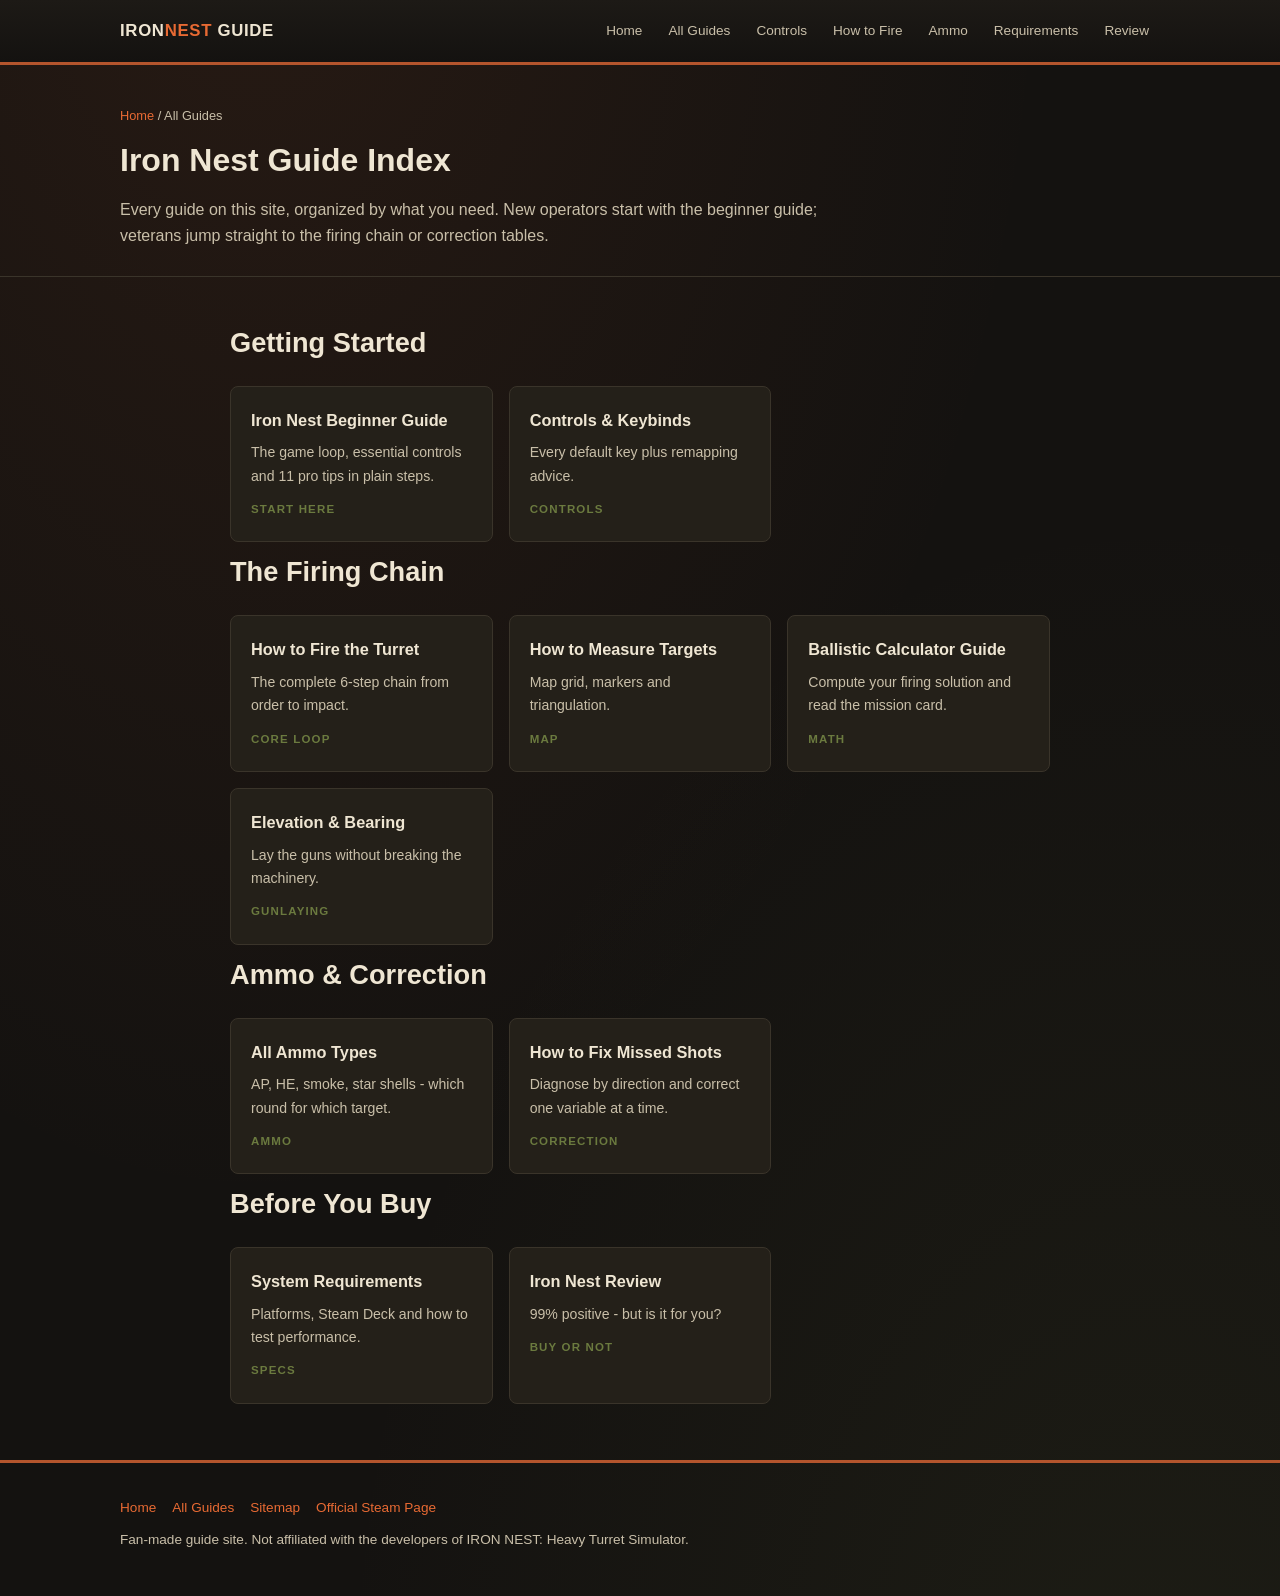
<file: guide.html>
<!DOCTYPE html>
<html lang="en">
<head>
  <meta charset="UTF-8">
  <meta name="viewport" content="width=device-width, initial-scale=1.0">
  <title>Iron Nest Guide Index - All Guides for Heavy Turret Simulator</title>
  <meta name="description" content="The complete Iron Nest: Heavy Turret Simulator guide index - beginner guides, controls, firing chain, ballistic calculator, ammo types and more.">
  <link rel="stylesheet" href="style.css">
<!-- Google tag (gtag.js) -->
<script async src="https://www.googletagmanager.com/gtag/js?id=G-PZSPF6QG8E"></script>
<script>
  window.dataLayer = window.dataLayer || [];
  function gtag(){dataLayer.push(arguments);}
  gtag('js', new Date());
  gtag('config', 'G-PZSPF6QG8E');
</script>

</head>
<body>

<header class="site-header">
  <div class="wrap">
    <a class="brand" href="index.html">IRON<span>NEST</span> GUIDE</a>
    <nav class="site-nav">
      <a href="index.html">Home</a>
      <a href="guide.html">All Guides</a>
      <a href="controls.html">Controls</a>
      <a href="how-to-fire.html">How to Fire</a>
      <a href="ammo-types.html">Ammo</a>
      <a href="system-requirements.html">Requirements</a>
      <a href="review.html">Review</a>
    </nav>
  </div>
</header>

<section class="page-hero">
  <div class="wrap">
    <p class="crumb"><a href="index.html">Home</a> / All Guides</p>
    <h1>Iron Nest Guide Index</h1>
    <p>Every guide on this site, organized by what you need. New operators start with the beginner guide; veterans jump straight to the firing chain or correction tables.</p>
  </div>
</section>

<article>
  <div class="wrap">

    <h2>Getting Started</h2>
    <div class="card-grid">
      <a class="card" href="beginner-guide.html"><h3>Iron Nest Beginner Guide</h3><p>The game loop, essential controls and 11 pro tips in plain steps.</p><span class="tag">Start here</span></a>
      <a class="card" href="controls.html"><h3>Controls &amp; Keybinds</h3><p>Every default key plus remapping advice.</p><span class="tag">Controls</span></a>
    </div>

    <h2>The Firing Chain</h2>
    <div class="card-grid">
      <a class="card" href="how-to-fire.html"><h3>How to Fire the Turret</h3><p>The complete 6-step chain from order to impact.</p><span class="tag">Core loop</span></a>
      <a class="card" href="how-to-measure-targets.html"><h3>How to Measure Targets</h3><p>Map grid, markers and triangulation.</p><span class="tag">Map</span></a>
      <a class="card" href="ballistic-calculator.html"><h3>Ballistic Calculator Guide</h3><p>Compute your firing solution and read the mission card.</p><span class="tag">Math</span></a>
      <a class="card" href="elevation-and-bearing.html"><h3>Elevation &amp; Bearing</h3><p>Lay the guns without breaking the machinery.</p><span class="tag">Gunlaying</span></a>
    </div>

    <h2>Ammo &amp; Correction</h2>
    <div class="card-grid">
      <a class="card" href="ammo-types.html"><h3>All Ammo Types</h3><p>AP, HE, smoke, star shells - which round for which target.</p><span class="tag">Ammo</span></a>
      <a class="card" href="missed-shots.html"><h3>How to Fix Missed Shots</h3><p>Diagnose by direction and correct one variable at a time.</p><span class="tag">Correction</span></a>
    </div>

    <h2>Before You Buy</h2>
    <div class="card-grid">
      <a class="card" href="system-requirements.html"><h3>System Requirements</h3><p>Platforms, Steam Deck and how to test performance.</p><span class="tag">Specs</span></a>
      <a class="card" href="review.html"><h3>Iron Nest Review</h3><p>99% positive - but is it for you?</p><span class="tag">Buy or not</span></a>
    </div>

  </div>
</article>

<footer class="site-footer">
  <div class="wrap">
    <div class="links">
      <a href="index.html">Home</a>
      <a href="guide.html">All Guides</a>
      <a href="sitemap.xml">Sitemap</a>
      <a href="https://store.steampowered.com/app/2950790/" target="_blank" rel="noopener">Official Steam Page</a>
    </div>
    <p>Fan-made guide site. Not affiliated with the developers of IRON NEST: Heavy Turret Simulator.</p>
  </div>
</footer>

</body>
</html>
</file>
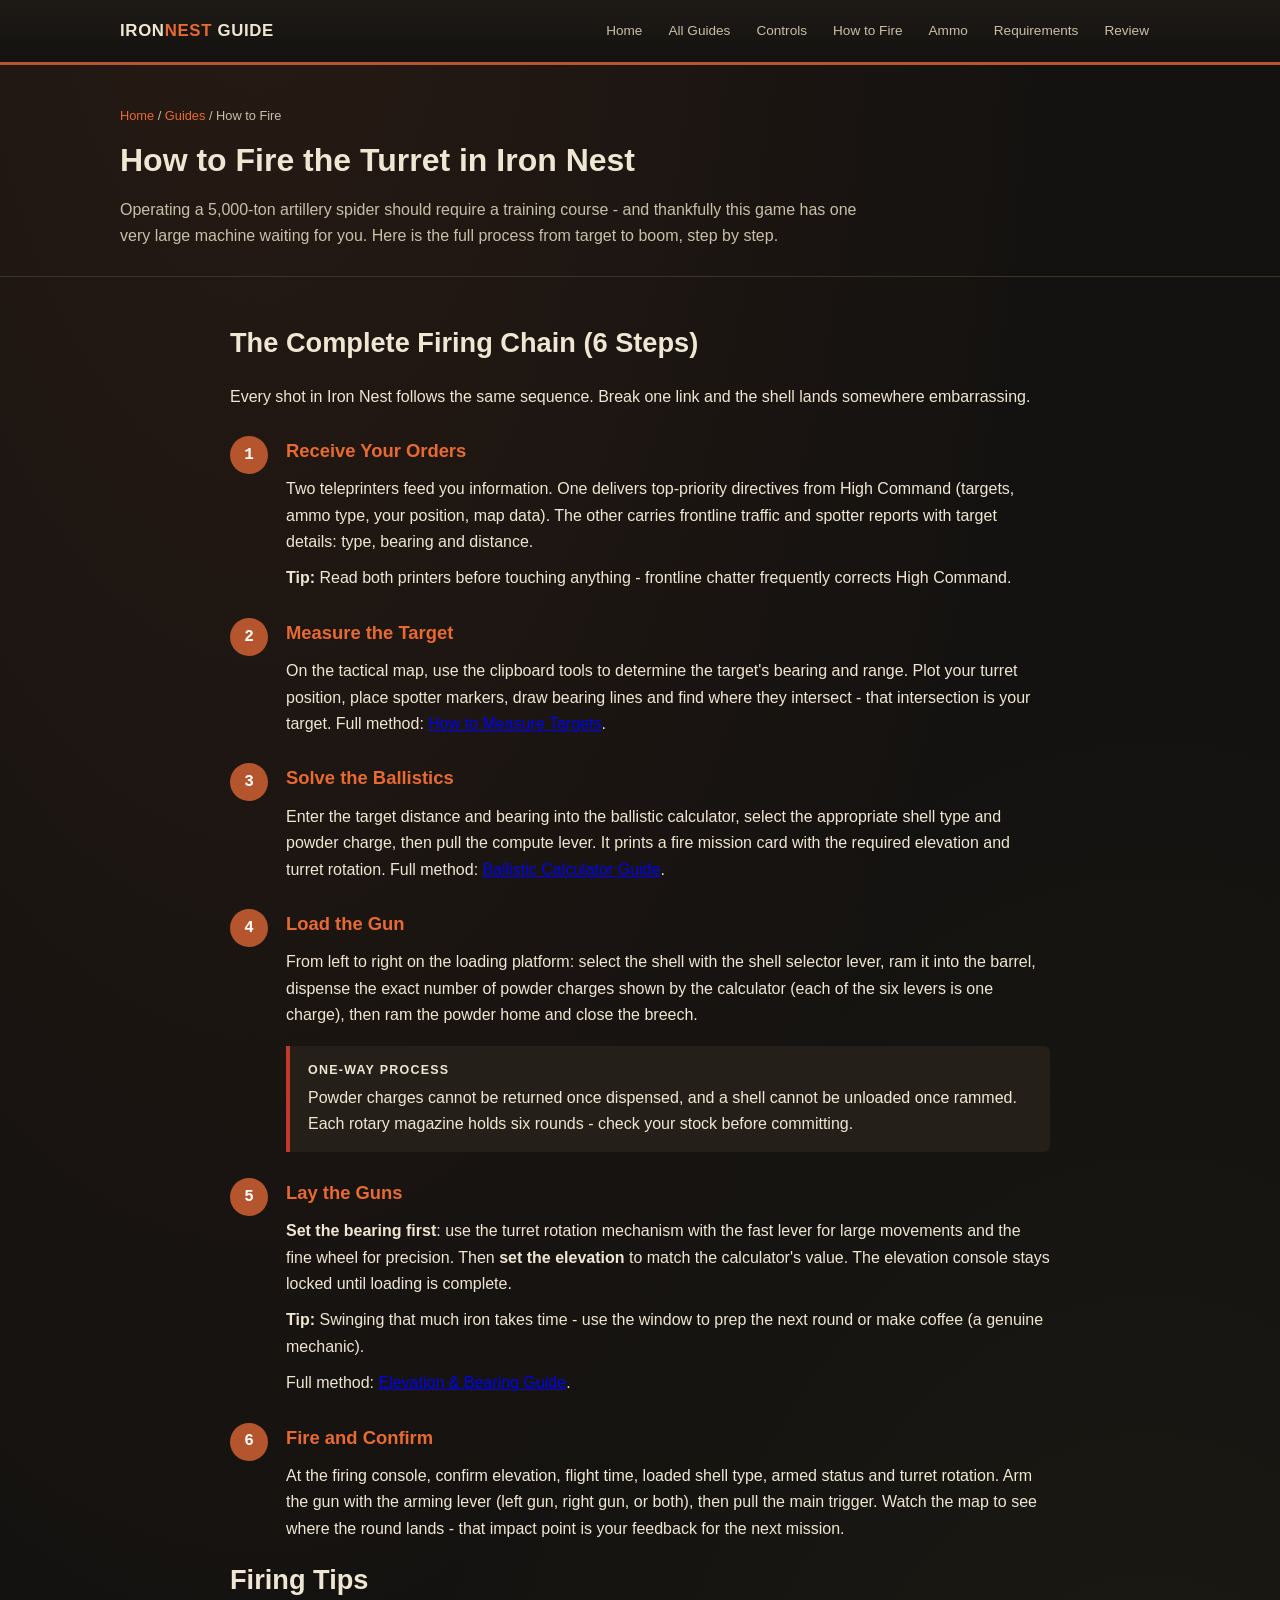
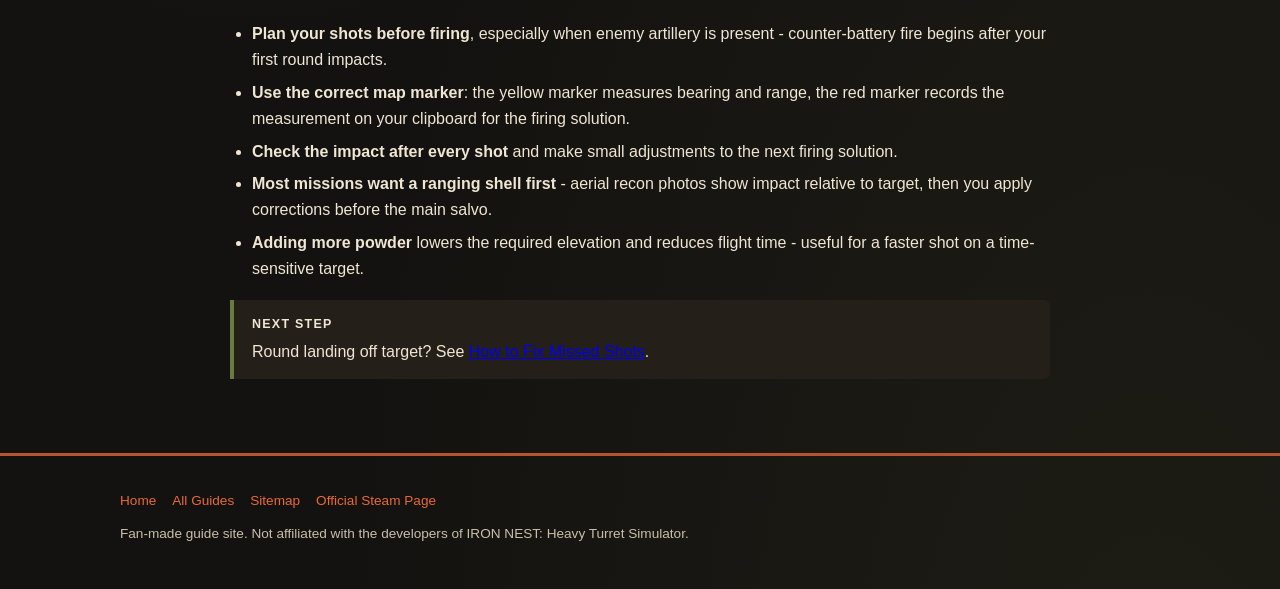
<file: how-to-fire.html>
<!DOCTYPE html>
<html lang="en">
<head>
  <meta charset="UTF-8">
  <meta name="viewport" content="width=device-width, initial-scale=1.0">
  <title>How to Fire the Turret in Iron Nest - Complete Firing Chain</title>
  <meta name="description" content="The complete Iron Nest: Heavy Turret Simulator firing chain: read intel, measure the target, solve ballistics, load the shell, lay the guns and fire - step by step.">
  <link rel="stylesheet" href="style.css">
<!-- Google tag (gtag.js) -->
<script async src="https://www.googletagmanager.com/gtag/js?id=G-PZSPF6QG8E"></script>
<script>
  window.dataLayer = window.dataLayer || [];
  function gtag(){dataLayer.push(arguments);}
  gtag('js', new Date());
  gtag('config', 'G-PZSPF6QG8E');
</script>

</head>
<body>

<header class="site-header">
  <div class="wrap">
    <a class="brand" href="index.html">IRON<span>NEST</span> GUIDE</a>
    <nav class="site-nav">
      <a href="index.html">Home</a>
      <a href="guide.html">All Guides</a>
      <a href="controls.html">Controls</a>
      <a href="how-to-fire.html">How to Fire</a>
      <a href="ammo-types.html">Ammo</a>
      <a href="system-requirements.html">Requirements</a>
      <a href="review.html">Review</a>
    </nav>
  </div>
</header>

<section class="page-hero">
  <div class="wrap">
    <p class="crumb"><a href="index.html">Home</a> / <a href="guide.html">Guides</a> / How to Fire</p>
    <h1>How to Fire the Turret in Iron Nest</h1>
    <p>Operating a 5,000-ton artillery spider should require a training course - and thankfully this game has one very large machine waiting for you. Here is the full process from target to boom, step by step.</p>
  </div>
</section>

<article>
  <div class="wrap">

    <h2>The Complete Firing Chain (6 Steps)</h2>
    <p>Every shot in Iron Nest follows the same sequence. Break one link and the shell lands somewhere embarrassing.</p>

    <div class="step">
      <div class="step-num">1</div>
      <h3>Receive Your Orders</h3>
      <p>Two teleprinters feed you information. One delivers top-priority directives from High Command (targets, ammo type, your position, map data). The other carries frontline traffic and spotter reports with target details: type, bearing and distance.</p>
      <p><strong>Tip:</strong> Read both printers before touching anything - frontline chatter frequently corrects High Command.</p>
    </div>

    <div class="step">
      <div class="step-num">2</div>
      <h3>Measure the Target</h3>
      <p>On the tactical map, use the clipboard tools to determine the target's bearing and range. Plot your turret position, place spotter markers, draw bearing lines and find where they intersect - that intersection is your target. Full method: <a href="how-to-measure-targets.html">How to Measure Targets</a>.</p>
    </div>

    <div class="step">
      <div class="step-num">3</div>
      <h3>Solve the Ballistics</h3>
      <p>Enter the target distance and bearing into the ballistic calculator, select the appropriate shell type and powder charge, then pull the compute lever. It prints a fire mission card with the required elevation and turret rotation. Full method: <a href="ballistic-calculator.html">Ballistic Calculator Guide</a>.</p>
    </div>

    <div class="step">
      <div class="step-num">4</div>
      <h3>Load the Gun</h3>
      <p>From left to right on the loading platform: select the shell with the shell selector lever, ram it into the barrel, dispense the exact number of powder charges shown by the calculator (each of the six levers is one charge), then ram the powder home and close the breech.</p>
      <div class="callout warn">
        <div class="callout-title">One-Way Process</div>
        Powder charges cannot be returned once dispensed, and a shell cannot be unloaded once rammed. Each rotary magazine holds six rounds - check your stock before committing.
      </div>
    </div>

    <div class="step">
      <div class="step-num">5</div>
      <h3>Lay the Guns</h3>
      <p><strong>Set the bearing first</strong>: use the turret rotation mechanism with the fast lever for large movements and the fine wheel for precision. Then <strong>set the elevation</strong> to match the calculator's value. The elevation console stays locked until loading is complete.</p>
      <p><strong>Tip:</strong> Swinging that much iron takes time - use the window to prep the next round or make coffee (a genuine mechanic).</p>
      <p>Full method: <a href="elevation-and-bearing.html">Elevation &amp; Bearing Guide</a>.</p>
    </div>

    <div class="step">
      <div class="step-num">6</div>
      <h3>Fire and Confirm</h3>
      <p>At the firing console, confirm elevation, flight time, loaded shell type, armed status and turret rotation. Arm the gun with the arming lever (left gun, right gun, or both), then pull the main trigger. Watch the map to see where the round lands - that impact point is your feedback for the next mission.</p>
    </div>

    <h2>Firing Tips</h2>
    <ul>
      <li><strong>Plan your shots before firing</strong>, especially when enemy artillery is present - counter-battery fire begins after your first round impacts.</li>
      <li><strong>Use the correct map marker</strong>: the yellow marker measures bearing and range, the red marker records the measurement on your clipboard for the firing solution.</li>
      <li><strong>Check the impact after every shot</strong> and make small adjustments to the next firing solution.</li>
      <li><strong>Most missions want a ranging shell first</strong> - aerial recon photos show impact relative to target, then you apply corrections before the main salvo.</li>
      <li><strong>Adding more powder</strong> lowers the required elevation and reduces flight time - useful for a faster shot on a time-sensitive target.</li>
    </ul>

    <div class="callout tip">
      <div class="callout-title">Next Step</div>
      Round landing off target? See <a href="missed-shots.html">How to Fix Missed Shots</a>.
    </div>

  </div>
</article>

<footer class="site-footer">
  <div class="wrap">
    <div class="links">
      <a href="index.html">Home</a>
      <a href="guide.html">All Guides</a>
      <a href="sitemap.xml">Sitemap</a>
      <a href="https://store.steampowered.com/app/2950790/" target="_blank" rel="noopener">Official Steam Page</a>
    </div>
    <p>Fan-made guide site. Not affiliated with the developers of IRON NEST: Heavy Turret Simulator.</p>
  </div>
</footer>

</body>
</html>
</file>
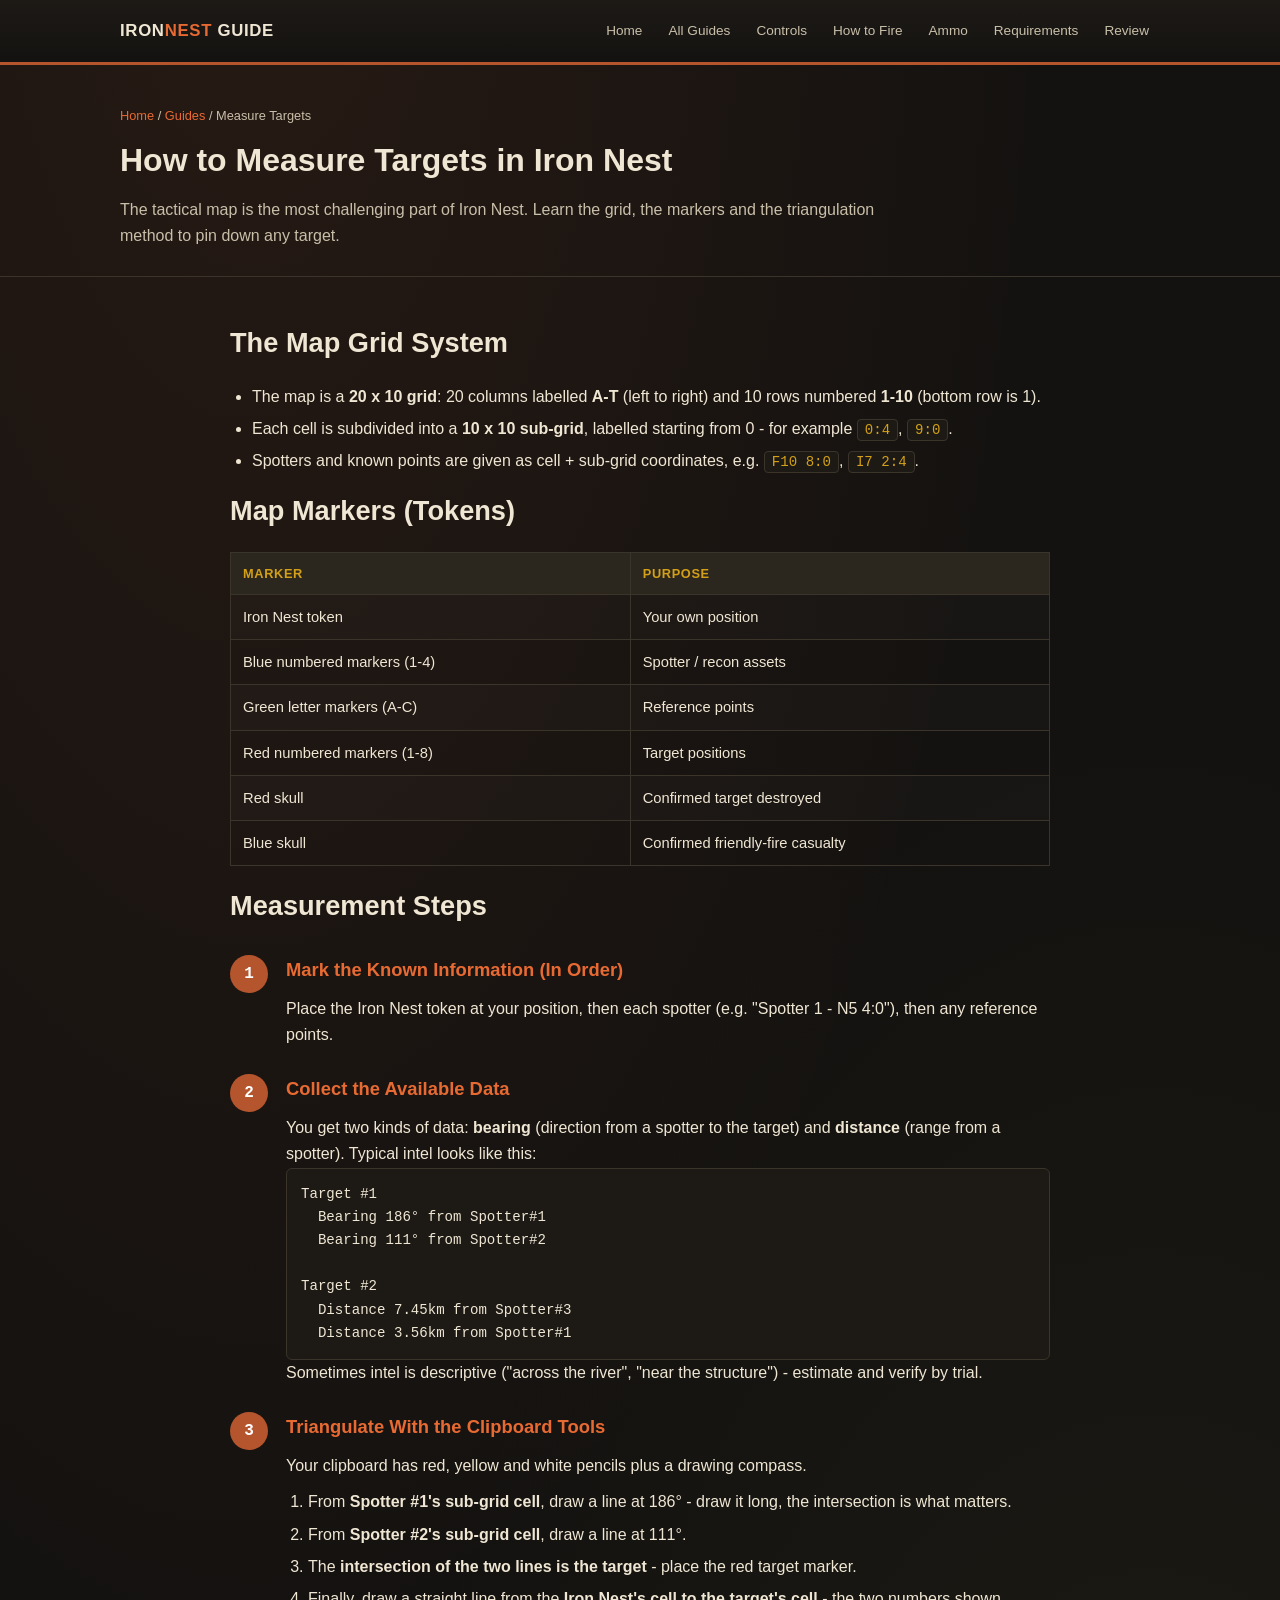
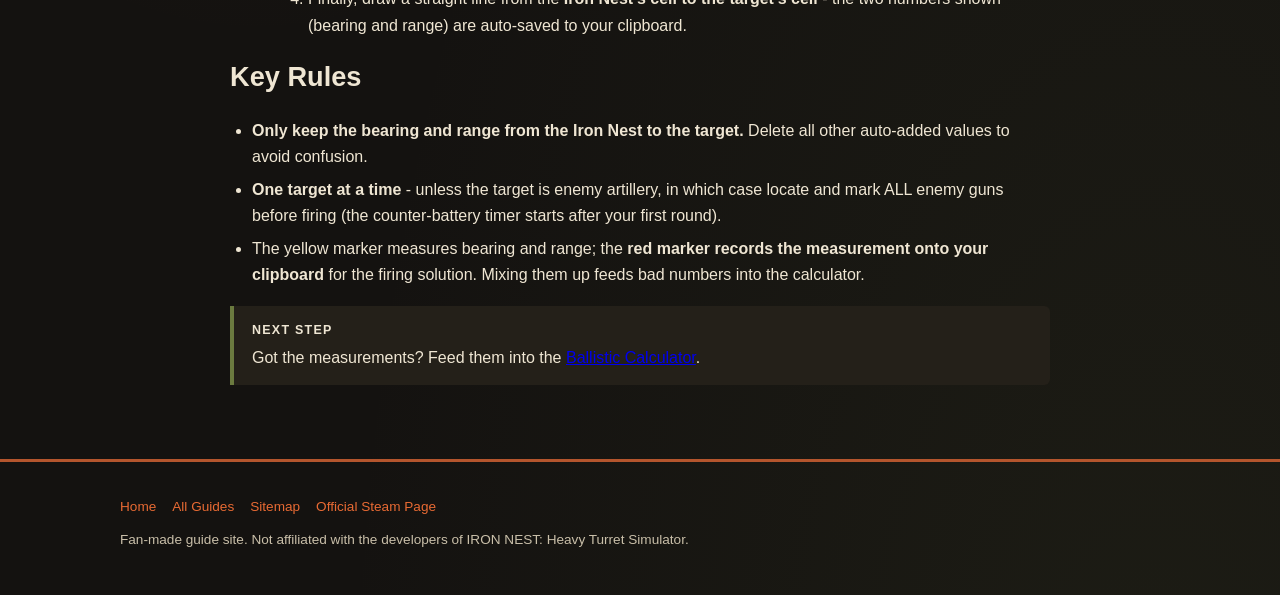
<file: how-to-measure-targets.html>
<!DOCTYPE html>
<html lang="en">
<head>
  <meta charset="UTF-8">
  <meta name="viewport" content="width=device-width, initial-scale=1.0">
  <title>Iron Nest How to Measure Targets - Tactical Map &amp; Triangulation Guide</title>
  <meta name="description" content="How to measure targets in Iron Nest: read the tactical map grid, place markers, triangulate with spotter bearings and record the firing data on your clipboard.">
  <link rel="stylesheet" href="style.css">
<!-- Google tag (gtag.js) -->
<script async src="https://www.googletagmanager.com/gtag/js?id=G-PZSPF6QG8E"></script>
<script>
  window.dataLayer = window.dataLayer || [];
  function gtag(){dataLayer.push(arguments);}
  gtag('js', new Date());
  gtag('config', 'G-PZSPF6QG8E');
</script>

</head>
<body>

<header class="site-header">
  <div class="wrap">
    <a class="brand" href="index.html">IRON<span>NEST</span> GUIDE</a>
    <nav class="site-nav">
      <a href="index.html">Home</a>
      <a href="guide.html">All Guides</a>
      <a href="controls.html">Controls</a>
      <a href="how-to-fire.html">How to Fire</a>
      <a href="ammo-types.html">Ammo</a>
      <a href="system-requirements.html">Requirements</a>
      <a href="review.html">Review</a>
    </nav>
  </div>
</header>

<section class="page-hero">
  <div class="wrap">
    <p class="crumb"><a href="index.html">Home</a> / <a href="guide.html">Guides</a> / Measure Targets</p>
    <h1>How to Measure Targets in Iron Nest</h1>
    <p>The tactical map is the most challenging part of Iron Nest. Learn the grid, the markers and the triangulation method to pin down any target.</p>
  </div>
</section>

<article>
  <div class="wrap">

    <h2>The Map Grid System</h2>
    <ul>
      <li>The map is a <strong>20 x 10 grid</strong>: 20 columns labelled <strong>A-T</strong> (left to right) and 10 rows numbered <strong>1-10</strong> (bottom row is 1).</li>
      <li>Each cell is subdivided into a <strong>10 x 10 sub-grid</strong>, labelled starting from 0 - for example <code>0:4</code>, <code>9:0</code>.</li>
      <li>Spotters and known points are given as cell + sub-grid coordinates, e.g. <code>F10 8:0</code>, <code>I7 2:4</code>.</li>
    </ul>

    <h2>Map Markers (Tokens)</h2>
    <table>
      <tr><th>Marker</th><th>Purpose</th></tr>
      <tr><td>Iron Nest token</td><td>Your own position</td></tr>
      <tr><td>Blue numbered markers (1-4)</td><td>Spotter / recon assets</td></tr>
      <tr><td>Green letter markers (A-C)</td><td>Reference points</td></tr>
      <tr><td>Red numbered markers (1-8)</td><td>Target positions</td></tr>
      <tr><td>Red skull</td><td>Confirmed target destroyed</td></tr>
      <tr><td>Blue skull</td><td>Confirmed friendly-fire casualty</td></tr>
    </table>

    <h2>Measurement Steps</h2>
    <div class="step">
      <div class="step-num">1</div>
      <h3>Mark the Known Information (In Order)</h3>
      <p>Place the Iron Nest token at your position, then each spotter (e.g. "Spotter 1 - N5 4:0"), then any reference points.</p>
    </div>
    <div class="step">
      <div class="step-num">2</div>
      <h3>Collect the Available Data</h3>
      <p>You get two kinds of data: <strong>bearing</strong> (direction from a spotter to the target) and <strong>distance</strong> (range from a spotter). Typical intel looks like this:</p>
      <pre style="background:#1d1a16;border:1px solid #3a342a;border-radius:6px;padding:14px;color:#efe6d3;font-family:Consolas,monospace;font-size:.88rem;overflow-x:auto;">Target #1
  Bearing 186° from Spotter#1
  Bearing 111° from Spotter#2

Target #2
  Distance 7.45km from Spotter#3
  Distance 3.56km from Spotter#1</pre>
      <p>Sometimes intel is descriptive ("across the river", "near the structure") - estimate and verify by trial.</p>
    </div>
    <div class="step">
      <div class="step-num">3</div>
      <h3>Triangulate With the Clipboard Tools</h3>
      <p>Your clipboard has red, yellow and white pencils plus a drawing compass.</p>
      <ol>
        <li>From <strong>Spotter #1's sub-grid cell</strong>, draw a line at 186° - draw it long, the intersection is what matters.</li>
        <li>From <strong>Spotter #2's sub-grid cell</strong>, draw a line at 111°.</li>
        <li>The <strong>intersection of the two lines is the target</strong> - place the red target marker.</li>
        <li>Finally, draw a straight line from the <strong>Iron Nest's cell to the target's cell</strong> - the two numbers shown (bearing and range) are auto-saved to your clipboard.</li>
      </ol>
    </div>

    <h2>Key Rules</h2>
    <ul>
      <li><strong>Only keep the bearing and range from the Iron Nest to the target.</strong> Delete all other auto-added values to avoid confusion.</li>
      <li><strong>One target at a time</strong> - unless the target is enemy artillery, in which case locate and mark ALL enemy guns before firing (the counter-battery timer starts after your first round).</li>
      <li>The yellow marker measures bearing and range; the <strong>red marker records the measurement onto your clipboard</strong> for the firing solution. Mixing them up feeds bad numbers into the calculator.</li>
    </ul>

    <div class="callout tip">
      <div class="callout-title">Next Step</div>
      Got the measurements? Feed them into the <a href="ballistic-calculator.html">Ballistic Calculator</a>.
    </div>

  </div>
</article>

<footer class="site-footer">
  <div class="wrap">
    <div class="links">
      <a href="index.html">Home</a>
      <a href="guide.html">All Guides</a>
      <a href="sitemap.xml">Sitemap</a>
      <a href="https://store.steampowered.com/app/2950790/" target="_blank" rel="noopener">Official Steam Page</a>
    </div>
    <p>Fan-made guide site. Not affiliated with the developers of IRON NEST: Heavy Turret Simulator.</p>
  </div>
</footer>

</body>
</html>
</file>
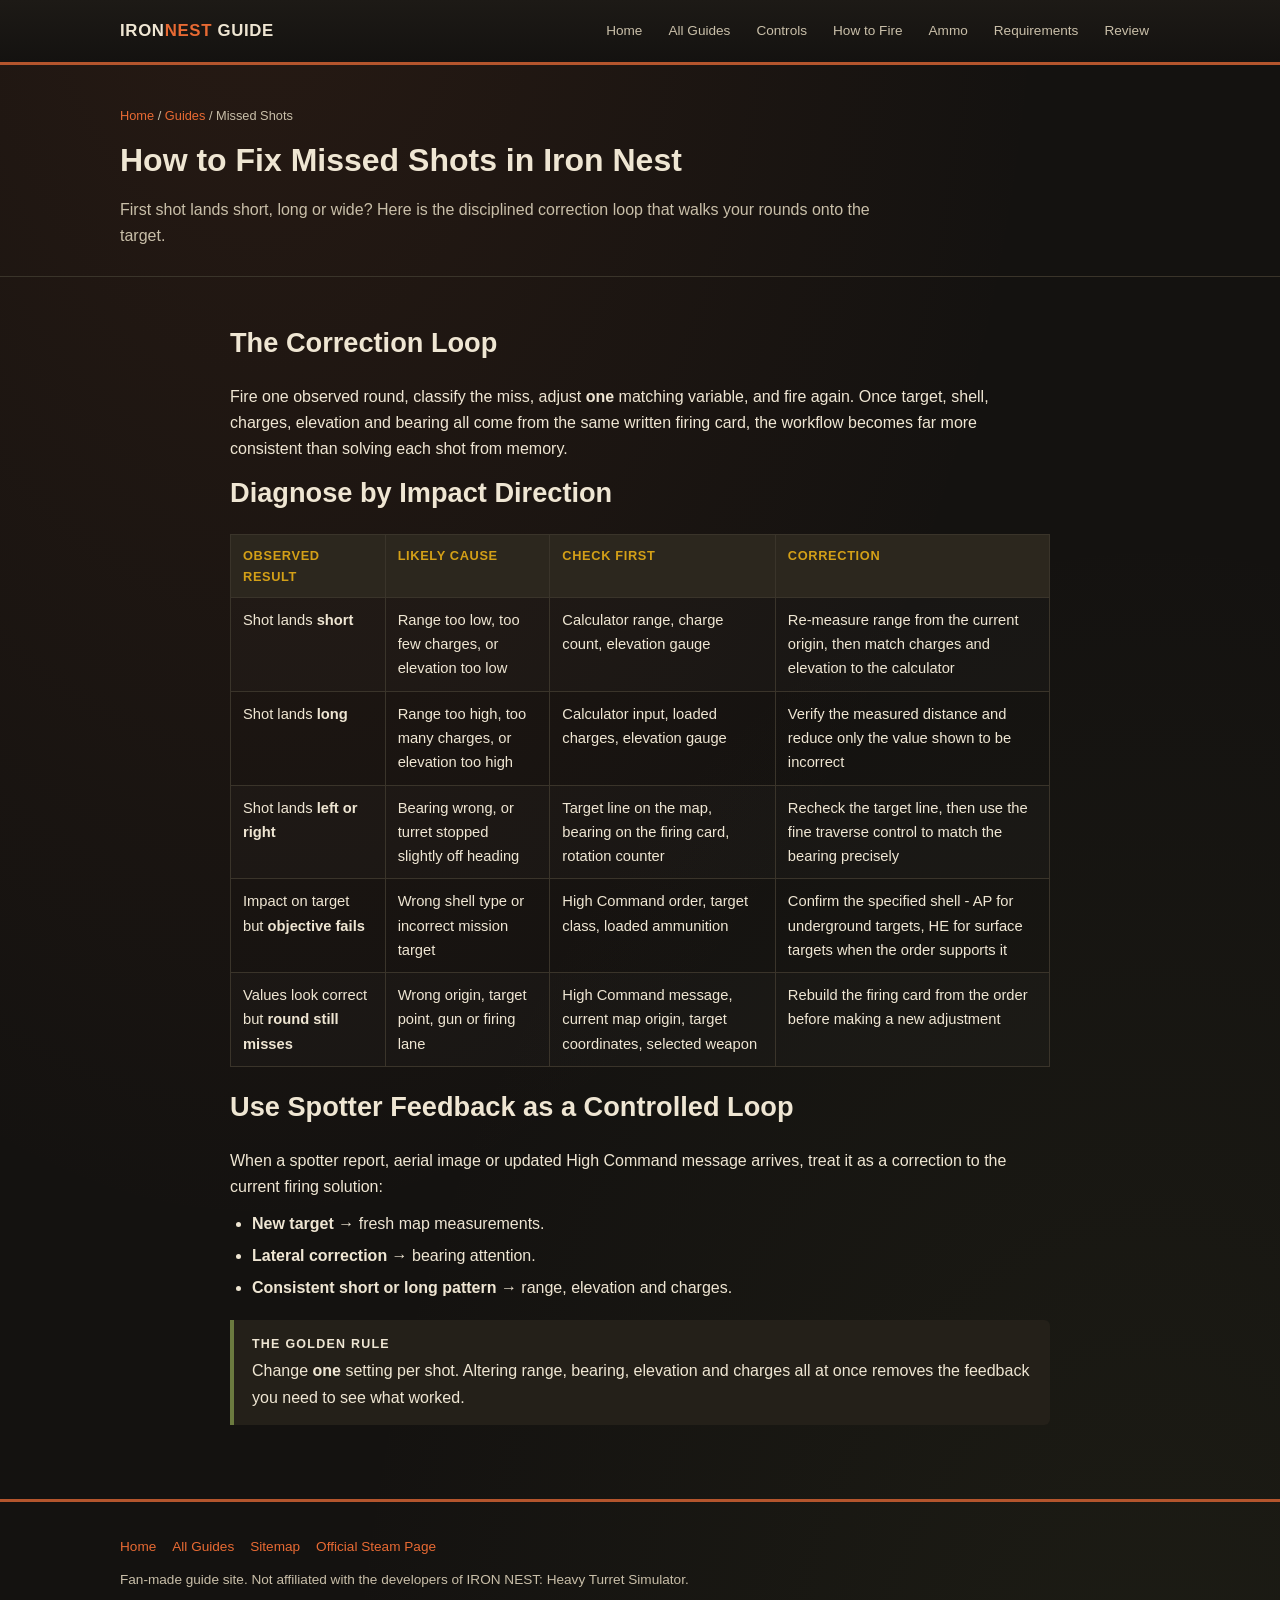
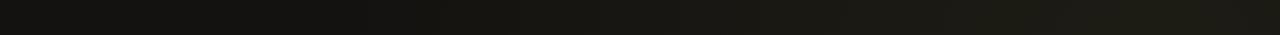
<file: missed-shots.html>
<!DOCTYPE html>
<html lang="en">
<head>
  <meta charset="UTF-8">
  <meta name="viewport" content="width=device-width, initial-scale=1.0">
  <title>Iron Nest How to Fix Missed Shots - Correct Your Fire</title>
  <meta name="description" content="Iron Nest missed shots troubleshooting: read the impact, classify the miss by direction and correct one variable at a time to walk rounds onto the target.">
  <link rel="stylesheet" href="style.css">
<!-- Google tag (gtag.js) -->
<script async src="https://www.googletagmanager.com/gtag/js?id=G-PZSPF6QG8E"></script>
<script>
  window.dataLayer = window.dataLayer || [];
  function gtag(){dataLayer.push(arguments);}
  gtag('js', new Date());
  gtag('config', 'G-PZSPF6QG8E');
</script>

</head>
<body>

<header class="site-header">
  <div class="wrap">
    <a class="brand" href="index.html">IRON<span>NEST</span> GUIDE</a>
    <nav class="site-nav">
      <a href="index.html">Home</a>
      <a href="guide.html">All Guides</a>
      <a href="controls.html">Controls</a>
      <a href="how-to-fire.html">How to Fire</a>
      <a href="ammo-types.html">Ammo</a>
      <a href="system-requirements.html">Requirements</a>
      <a href="review.html">Review</a>
    </nav>
  </div>
</header>

<section class="page-hero">
  <div class="wrap">
    <p class="crumb"><a href="index.html">Home</a> / <a href="guide.html">Guides</a> / Missed Shots</p>
    <h1>How to Fix Missed Shots in Iron Nest</h1>
    <p>First shot lands short, long or wide? Here is the disciplined correction loop that walks your rounds onto the target.</p>
  </div>
</section>

<article>
  <div class="wrap">

    <h2>The Correction Loop</h2>
    <p>Fire one observed round, classify the miss, adjust <strong>one</strong> matching variable, and fire again. Once target, shell, charges, elevation and bearing all come from the same written firing card, the workflow becomes far more consistent than solving each shot from memory.</p>

    <h2>Diagnose by Impact Direction</h2>
    <table>
      <tr><th>Observed Result</th><th>Likely Cause</th><th>Check First</th><th>Correction</th></tr>
      <tr>
        <td>Shot lands <strong>short</strong></td>
        <td>Range too low, too few charges, or elevation too low</td>
        <td>Calculator range, charge count, elevation gauge</td>
        <td>Re-measure range from the current origin, then match charges and elevation to the calculator</td>
      </tr>
      <tr>
        <td>Shot lands <strong>long</strong></td>
        <td>Range too high, too many charges, or elevation too high</td>
        <td>Calculator input, loaded charges, elevation gauge</td>
        <td>Verify the measured distance and reduce only the value shown to be incorrect</td>
      </tr>
      <tr>
        <td>Shot lands <strong>left or right</strong></td>
        <td>Bearing wrong, or turret stopped slightly off heading</td>
        <td>Target line on the map, bearing on the firing card, rotation counter</td>
        <td>Recheck the target line, then use the fine traverse control to match the bearing precisely</td>
      </tr>
      <tr>
        <td>Impact on target but <strong>objective fails</strong></td>
        <td>Wrong shell type or incorrect mission target</td>
        <td>High Command order, target class, loaded ammunition</td>
        <td>Confirm the specified shell - AP for underground targets, HE for surface targets when the order supports it</td>
      </tr>
      <tr>
        <td>Values look correct but <strong>round still misses</strong></td>
        <td>Wrong origin, target point, gun or firing lane</td>
        <td>High Command message, current map origin, target coordinates, selected weapon</td>
        <td>Rebuild the firing card from the order before making a new adjustment</td>
      </tr>
    </table>

    <h2>Use Spotter Feedback as a Controlled Loop</h2>
    <p>When a spotter report, aerial image or updated High Command message arrives, treat it as a correction to the current firing solution:</p>
    <ul>
      <li><strong>New target</strong> &rarr; fresh map measurements.</li>
      <li><strong>Lateral correction</strong> &rarr; bearing attention.</li>
      <li><strong>Consistent short or long pattern</strong> &rarr; range, elevation and charges.</li>
    </ul>

    <div class="callout tip">
      <div class="callout-title">The Golden Rule</div>
      Change <strong>one</strong> setting per shot. Altering range, bearing, elevation and charges all at once removes the feedback you need to see what worked.
    </div>

  </div>
</article>

<footer class="site-footer">
  <div class="wrap">
    <div class="links">
      <a href="index.html">Home</a>
      <a href="guide.html">All Guides</a>
      <a href="sitemap.xml">Sitemap</a>
      <a href="https://store.steampowered.com/app/2950790/" target="_blank" rel="noopener">Official Steam Page</a>
    </div>
    <p>Fan-made guide site. Not affiliated with the developers of IRON NEST: Heavy Turret Simulator.</p>
  </div>
</footer>

</body>
</html>
</file>
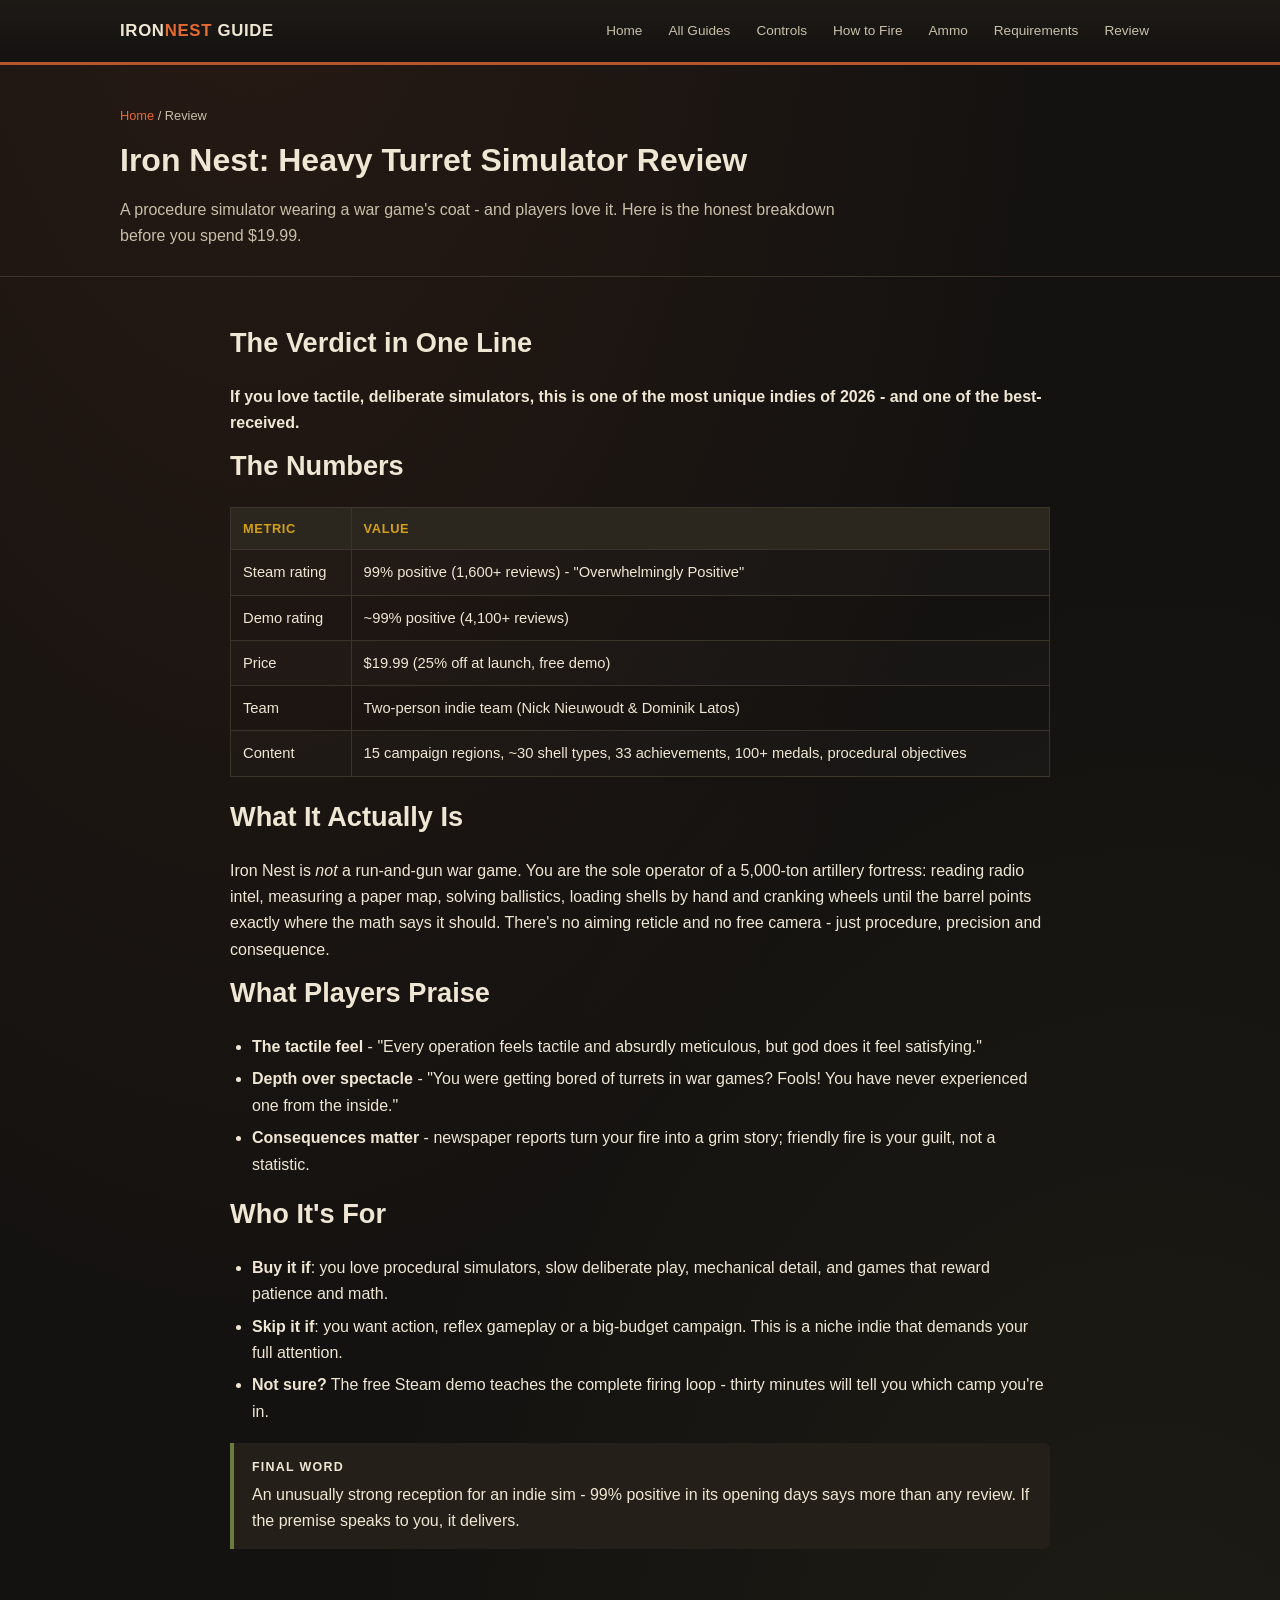
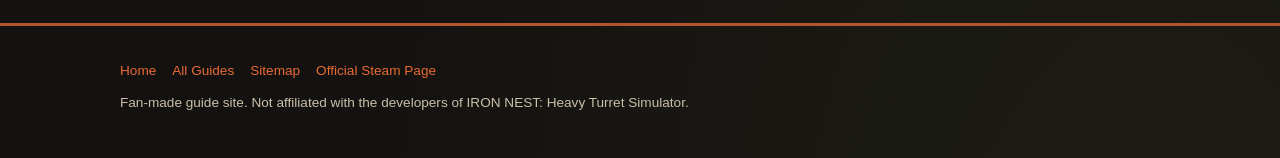
<file: review.html>
<!DOCTYPE html>
<html lang="en">
<head>
  <meta charset="UTF-8">
  <meta name="viewport" content="width=device-width, initial-scale=1.0">
  <title>Iron Nest Review - Is It Worth Buying? (2026)</title>
  <meta name="description" content="Iron Nest: Heavy Turret Simulator review: 99% positive on Steam, what the game actually is, who it's for, and whether it's worth the $19.99 price tag.">
  <link rel="stylesheet" href="style.css">
<!-- Google tag (gtag.js) -->
<script async src="https://www.googletagmanager.com/gtag/js?id=G-PZSPF6QG8E"></script>
<script>
  window.dataLayer = window.dataLayer || [];
  function gtag(){dataLayer.push(arguments);}
  gtag('js', new Date());
  gtag('config', 'G-PZSPF6QG8E');
</script>

</head>
<body>

<header class="site-header">
  <div class="wrap">
    <a class="brand" href="index.html">IRON<span>NEST</span> GUIDE</a>
    <nav class="site-nav">
      <a href="index.html">Home</a>
      <a href="guide.html">All Guides</a>
      <a href="controls.html">Controls</a>
      <a href="how-to-fire.html">How to Fire</a>
      <a href="ammo-types.html">Ammo</a>
      <a href="system-requirements.html">Requirements</a>
      <a href="review.html">Review</a>
    </nav>
  </div>
</header>

<section class="page-hero">
  <div class="wrap">
    <p class="crumb"><a href="index.html">Home</a> / Review</p>
    <h1>Iron Nest: Heavy Turret Simulator Review</h1>
    <p>A procedure simulator wearing a war game's coat - and players love it. Here is the honest breakdown before you spend $19.99.</p>
  </div>
</section>

<article>
  <div class="wrap">

    <h2>The Verdict in One Line</h2>
    <p><strong>If you love tactile, deliberate simulators, this is one of the most unique indies of 2026 - and one of the best-received.</strong></p>

    <h2>The Numbers</h2>
    <table>
      <tr><th>Metric</th><th>Value</th></tr>
      <tr><td>Steam rating</td><td>99% positive (1,600+ reviews) - "Overwhelmingly Positive"</td></tr>
      <tr><td>Demo rating</td><td>~99% positive (4,100+ reviews)</td></tr>
      <tr><td>Price</td><td>$19.99 (25% off at launch, free demo)</td></tr>
      <tr><td>Team</td><td>Two-person indie team (Nick Nieuwoudt &amp; Dominik Latos)</td></tr>
      <tr><td>Content</td><td>15 campaign regions, ~30 shell types, 33 achievements, 100+ medals, procedural objectives</td></tr>
    </table>

    <h2>What It Actually Is</h2>
    <p>Iron Nest is <em>not</em> a run-and-gun war game. You are the sole operator of a 5,000-ton artillery fortress: reading radio intel, measuring a paper map, solving ballistics, loading shells by hand and cranking wheels until the barrel points exactly where the math says it should. There's no aiming reticle and no free camera - just procedure, precision and consequence.</p>

    <h2>What Players Praise</h2>
    <ul>
      <li><strong>The tactile feel</strong> - "Every operation feels tactile and absurdly meticulous, but god does it feel satisfying."</li>
      <li><strong>Depth over spectacle</strong> - "You were getting bored of turrets in war games? Fools! You have never experienced one from the inside."</li>
      <li><strong>Consequences matter</strong> - newspaper reports turn your fire into a grim story; friendly fire is your guilt, not a statistic.</li>
    </ul>

    <h2>Who It's For</h2>
    <ul>
      <li><strong>Buy it if</strong>: you love procedural simulators, slow deliberate play, mechanical detail, and games that reward patience and math.</li>
      <li><strong>Skip it if</strong>: you want action, reflex gameplay or a big-budget campaign. This is a niche indie that demands your full attention.</li>
      <li><strong>Not sure?</strong> The free Steam demo teaches the complete firing loop - thirty minutes will tell you which camp you're in.</li>
    </ul>

    <div class="callout tip">
      <div class="callout-title">Final Word</div>
      An unusually strong reception for an indie sim - 99% positive in its opening days says more than any review. If the premise speaks to you, it delivers.
    </div>

  </div>
</article>

<footer class="site-footer">
  <div class="wrap">
    <div class="links">
      <a href="index.html">Home</a>
      <a href="guide.html">All Guides</a>
      <a href="sitemap.xml">Sitemap</a>
      <a href="https://store.steampowered.com/app/2950790/" target="_blank" rel="noopener">Official Steam Page</a>
    </div>
    <p>Fan-made guide site. Not affiliated with the developers of IRON NEST: Heavy Turret Simulator.</p>
  </div>
</footer>

</body>
</html>
</file>
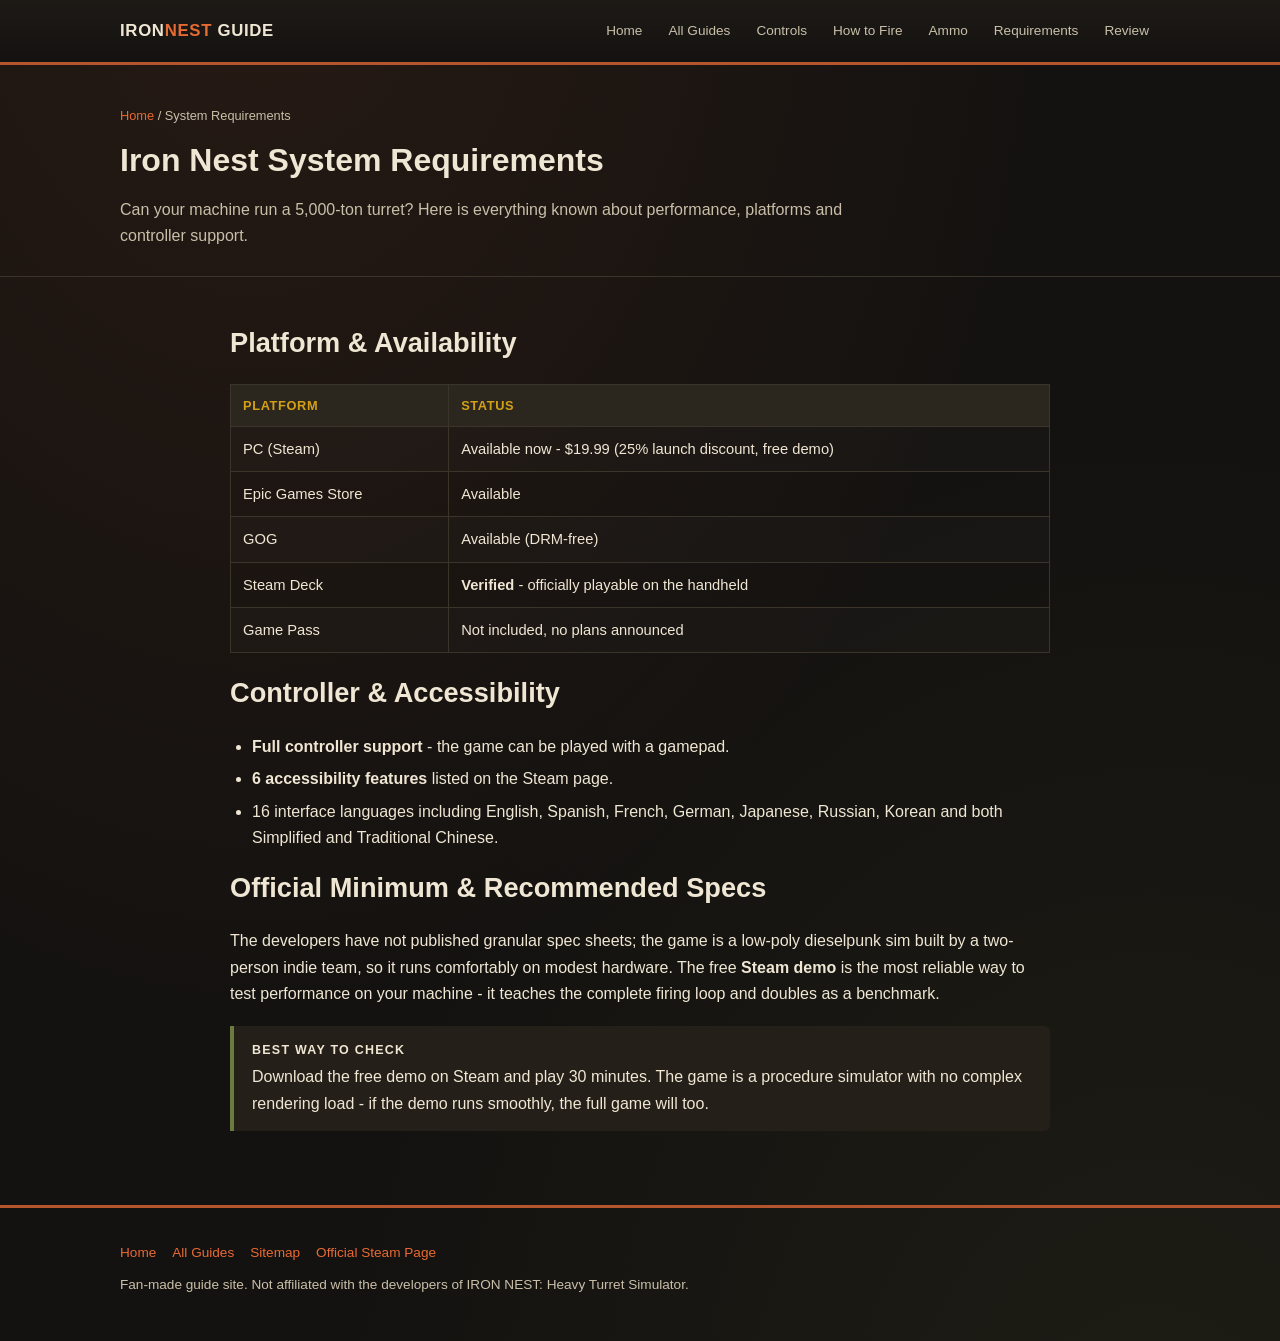
<file: system-requirements.html>
<!DOCTYPE html>
<html lang="en">
<head>
  <meta charset="UTF-8">
  <meta name="viewport" content="width=device-width, initial-scale=1.0">
  <title>Iron Nest System Requirements - Can You Run It?</title>
  <meta name="description" content="Iron Nest: Heavy Turret Simulator system requirements: PC minimum and recommended specs, Steam Deck support and full controller support details.">
  <link rel="stylesheet" href="style.css">
<!-- Google tag (gtag.js) -->
<script async src="https://www.googletagmanager.com/gtag/js?id=G-PZSPF6QG8E"></script>
<script>
  window.dataLayer = window.dataLayer || [];
  function gtag(){dataLayer.push(arguments);}
  gtag('js', new Date());
  gtag('config', 'G-PZSPF6QG8E');
</script>

</head>
<body>

<header class="site-header">
  <div class="wrap">
    <a class="brand" href="index.html">IRON<span>NEST</span> GUIDE</a>
    <nav class="site-nav">
      <a href="index.html">Home</a>
      <a href="guide.html">All Guides</a>
      <a href="controls.html">Controls</a>
      <a href="how-to-fire.html">How to Fire</a>
      <a href="ammo-types.html">Ammo</a>
      <a href="system-requirements.html">Requirements</a>
      <a href="review.html">Review</a>
    </nav>
  </div>
</header>

<section class="page-hero">
  <div class="wrap">
    <p class="crumb"><a href="index.html">Home</a> / System Requirements</p>
    <h1>Iron Nest System Requirements</h1>
    <p>Can your machine run a 5,000-ton turret? Here is everything known about performance, platforms and controller support.</p>
  </div>
</section>

<article>
  <div class="wrap">

    <h2>Platform &amp; Availability</h2>
    <table>
      <tr><th>Platform</th><th>Status</th></tr>
      <tr><td>PC (Steam)</td><td>Available now - $19.99 (25% launch discount, free demo)</td></tr>
      <tr><td>Epic Games Store</td><td>Available</td></tr>
      <tr><td>GOG</td><td>Available (DRM-free)</td></tr>
      <tr><td>Steam Deck</td><td><strong>Verified</strong> - officially playable on the handheld</td></tr>
      <tr><td>Game Pass</td><td>Not included, no plans announced</td></tr>
    </table>

    <h2>Controller &amp; Accessibility</h2>
    <ul>
      <li><strong>Full controller support</strong> - the game can be played with a gamepad.</li>
      <li><strong>6 accessibility features</strong> listed on the Steam page.</li>
      <li>16 interface languages including English, Spanish, French, German, Japanese, Russian, Korean and both Simplified and Traditional Chinese.</li>
    </ul>

    <h2>Official Minimum &amp; Recommended Specs</h2>
    <p>The developers have not published granular spec sheets; the game is a low-poly dieselpunk sim built by a two-person indie team, so it runs comfortably on modest hardware. The free <strong>Steam demo</strong> is the most reliable way to test performance on your machine - it teaches the complete firing loop and doubles as a benchmark.</p>
    <div class="callout tip">
      <div class="callout-title">Best Way to Check</div>
      Download the free demo on Steam and play 30 minutes. The game is a procedure simulator with no complex rendering load - if the demo runs smoothly, the full game will too.
    </div>

  </div>
</article>

<footer class="site-footer">
  <div class="wrap">
    <div class="links">
      <a href="index.html">Home</a>
      <a href="guide.html">All Guides</a>
      <a href="sitemap.xml">Sitemap</a>
      <a href="https://store.steampowered.com/app/2950790/" target="_blank" rel="noopener">Official Steam Page</a>
    </div>
    <p>Fan-made guide site. Not affiliated with the developers of IRON NEST: Heavy Turret Simulator.</p>
  </div>
</footer>

</body>
</html>
</file>
<file: style.css>
/* IRON NEST: Heavy Turret Simulator - Fan Guide Site
   Dieselpunk military theme: rust, charcoal, industrial orange */

:root {
  --bg: #141210;
  --bg-2: #1d1a16;
  --panel: #242019;
  --panel-2: #2c271e;
  --rust: #b4552d;
  --rust-light: #e86a33;
  --olive: #6b7a3f;
  --olive-dark: #4c5730;
  --amber: #d4a017;
  --paper: #efe6d3;
  --paper-dim: #c9bfa9;
  --line: #3a342a;
  --warn: #c0392b;
}

* { margin: 0; padding: 0; box-sizing: border-box; }

html { scroll-behavior: smooth; }

body {
  background: var(--bg);
  color: var(--paper);
  font-family: "Segoe UI", "Helvetica Neue", Arial, sans-serif;
  line-height: 1.65;
  background-image:
    radial-gradient(ellipse at 20% -10%, rgba(180, 85, 45, 0.12), transparent 55%),
    radial-gradient(ellipse at 90% 110%, rgba(107, 122, 63, 0.10), transparent 50%);
}

.wrap { max-width: 1080px; margin: 0 auto; padding: 0 20px; }

/* ---------- Header ---------- */
.site-header {
  border-bottom: 3px solid var(--rust);
  background: linear-gradient(180deg, var(--bg-2), var(--bg));
  position: sticky; top: 0; z-index: 50;
}
.site-header .wrap { display: flex; align-items: center; justify-content: space-between; height: 62px; }
.brand { font-weight: 800; font-size: 1.05rem; letter-spacing: 0.04em; text-decoration: none; color: var(--paper); text-transform: uppercase; }
.brand span { color: var(--rust-light); }
.site-nav { display: flex; gap: 4px; flex-wrap: wrap; }
.site-nav a {
  color: var(--paper-dim); text-decoration: none; padding: 6px 10px; font-size: 0.85rem;
  border: 1px solid transparent; border-radius: 4px; transition: all .15s;
}
.site-nav a:hover { color: var(--paper); border-color: var(--line); background: var(--panel); }

/* ---------- Hero ---------- */
.hero {
  padding: 64px 0 56px; border-bottom: 1px solid var(--line);
  background:
    linear-gradient(120deg, rgba(180,85,45,.16), transparent 60%),
    repeating-linear-gradient(45deg, rgba(255,255,255,.012) 0 2px, transparent 2px 8px);
}
.hero .eyebrow { color: var(--rust-light); text-transform: uppercase; letter-spacing: .22em; font-size: .8rem; font-weight: 700; }
.hero h1 { font-size: 2.6rem; line-height: 1.15; margin: 12px 0 14px; font-weight: 900; text-transform: uppercase; }
.hero h1 .accent { color: var(--rust-light); }
.hero p.lead { font-size: 1.1rem; max-width: 720px; color: var(--paper-dim); }
.hero .stats { display: flex; gap: 28px; flex-wrap: wrap; margin-top: 26px; }
.hero .stat .num { font-size: 1.5rem; font-weight: 800; color: var(--amber); font-family: "Consolas", monospace; }
.hero .stat .lbl { font-size: .78rem; color: var(--paper-dim); text-transform: uppercase; letter-spacing: .08em; }
.hero .cta-row { display: flex; gap: 12px; margin-top: 30px; flex-wrap: wrap; }

.btn {
  display: inline-block; padding: 11px 20px; font-weight: 700; text-decoration: none;
  border-radius: 5px; font-size: .92rem; letter-spacing: .03em; transition: transform .1s, filter .15s;
}
.btn-primary { background: var(--rust); color: #fff; }
.btn-primary:hover { background: var(--rust-light); transform: translateY(-1px); }
.btn-ghost { border: 1px solid var(--line); color: var(--paper); background: rgba(255,255,255,.03); }
.btn-ghost:hover { border-color: var(--olive); }

/* ---------- Sections ---------- */
section { padding: 44px 0; border-bottom: 1px solid var(--line); }
.section-label { color: var(--olive); text-transform: uppercase; letter-spacing: .18em; font-size: .78rem; font-weight: 700; }
h2 { font-size: 1.7rem; margin: 8px 0 18px; font-weight: 800; }
h3 { font-size: 1.15rem; margin: 26px 0 10px; color: var(--rust-light); }
p + p { margin-top: 10px; }

.card-grid { display: grid; grid-template-columns: repeat(auto-fill, minmax(240px, 1fr)); gap: 16px; margin-top: 20px; }
.card {
  background: var(--panel); border: 1px solid var(--line); border-radius: 8px; padding: 20px;
  text-decoration: none; color: var(--paper); transition: border-color .15s, transform .12s; display: block;
}
.card:hover { border-color: var(--rust); transform: translateY(-2px); }
.card h3 { margin: 0 0 8px; color: var(--paper); font-size: 1.02rem; }
.card p { color: var(--paper-dim); font-size: .88rem; margin: 0; }
.card .tag { display: inline-block; margin-top: 12px; font-size: .72rem; color: var(--olive); text-transform: uppercase; letter-spacing: .1em; font-weight: 700; }

/* ---------- Content / Article ---------- */
.page-hero { padding: 40px 0 26px; border-bottom: 1px solid var(--line); }
.page-hero h1 { font-size: 2rem; margin: 8px 0 10px; }
.page-hero p { color: var(--paper-dim); max-width: 760px; }
.crumb { font-size: .8rem; color: var(--paper-dim); }
.crumb a { color: var(--rust-light); text-decoration: none; }

article { padding: 36px 0 56px; }
article .wrap { max-width: 860px; }

ul, ol { margin: 10px 0 14px 22px; }
li { margin: 6px 0; }

table { width: 100%; border-collapse: collapse; margin: 18px 0; font-size: .92rem; }
th, td { border: 1px solid var(--line); padding: 10px 12px; text-align: left; vertical-align: top; }
th { background: var(--panel-2); color: var(--amber); font-weight: 700; text-transform: uppercase; font-size: .8rem; letter-spacing: .05em; }
td { color: var(--paper); }
tr:nth-child(even) td { background: rgba(255,255,255,.015); }

.callout {
  background: var(--panel); border-left: 4px solid var(--amber); padding: 14px 18px; margin: 18px 0; border-radius: 0 6px 6px 0;
}
.callout.warn { border-left-color: var(--warn); }
.callout.tip { border-left-color: var(--olive); }
.callout .callout-title { font-weight: 800; text-transform: uppercase; font-size: .78rem; letter-spacing: .1em; margin-bottom: 4px; }

code, kbd {
  background: var(--bg-2); border: 1px solid var(--line); border-radius: 4px; padding: 2px 7px;
  font-family: "Consolas", "Courier New", monospace; font-size: .88em; color: var(--amber);
}
kbd { border-bottom-width: 3px; }

.step { margin: 16px 0; padding-left: 56px; position: relative; }
.step .step-num {
  position: absolute; left: 0; top: 0; width: 38px; height: 38px; border-radius: 50%;
  background: var(--rust); color: #fff; font-weight: 800; display: flex; align-items: center; justify-content: center;
  font-family: "Consolas", monospace; font-size: 1rem;
}

/* ---------- Footer ---------- */
.site-footer { padding: 34px 0 44px; color: var(--paper-dim); font-size: .85rem; border-top: 3px solid var(--rust); }
.site-footer .links { display: flex; gap: 16px; flex-wrap: wrap; margin-bottom: 10px; }
.site-footer a { color: var(--rust-light); text-decoration: none; }
.site-footer .disclaimer { color: #8a8170; font-size: .78rem; margin-top: 8px; }

@media (max-width: 720px) {
  .site-header .wrap { flex-direction: column; height: auto; padding: 12px 16px; gap: 10px; }
  .hero h1 { font-size: 1.9rem; }
  .step { padding-left: 0; }
  .step .step-num { position: static; margin-bottom: 8px; }
}
</file>
